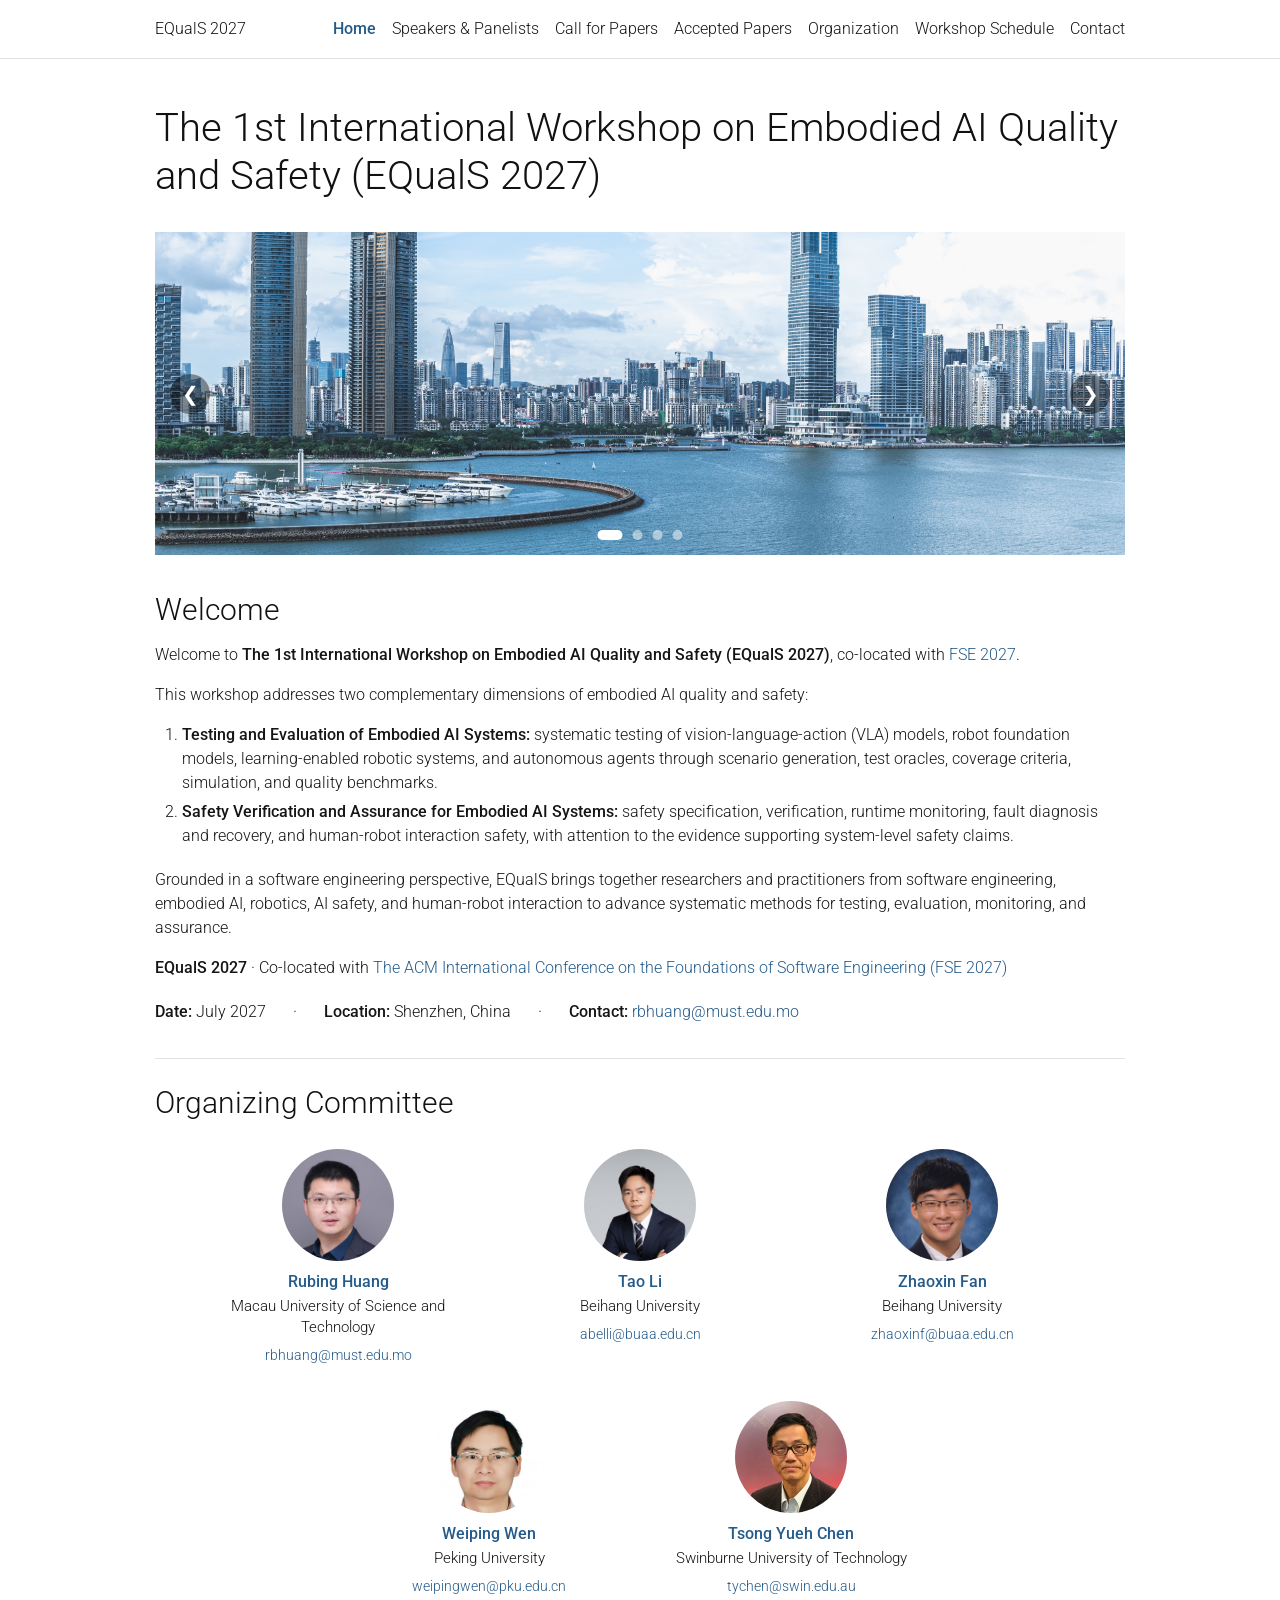
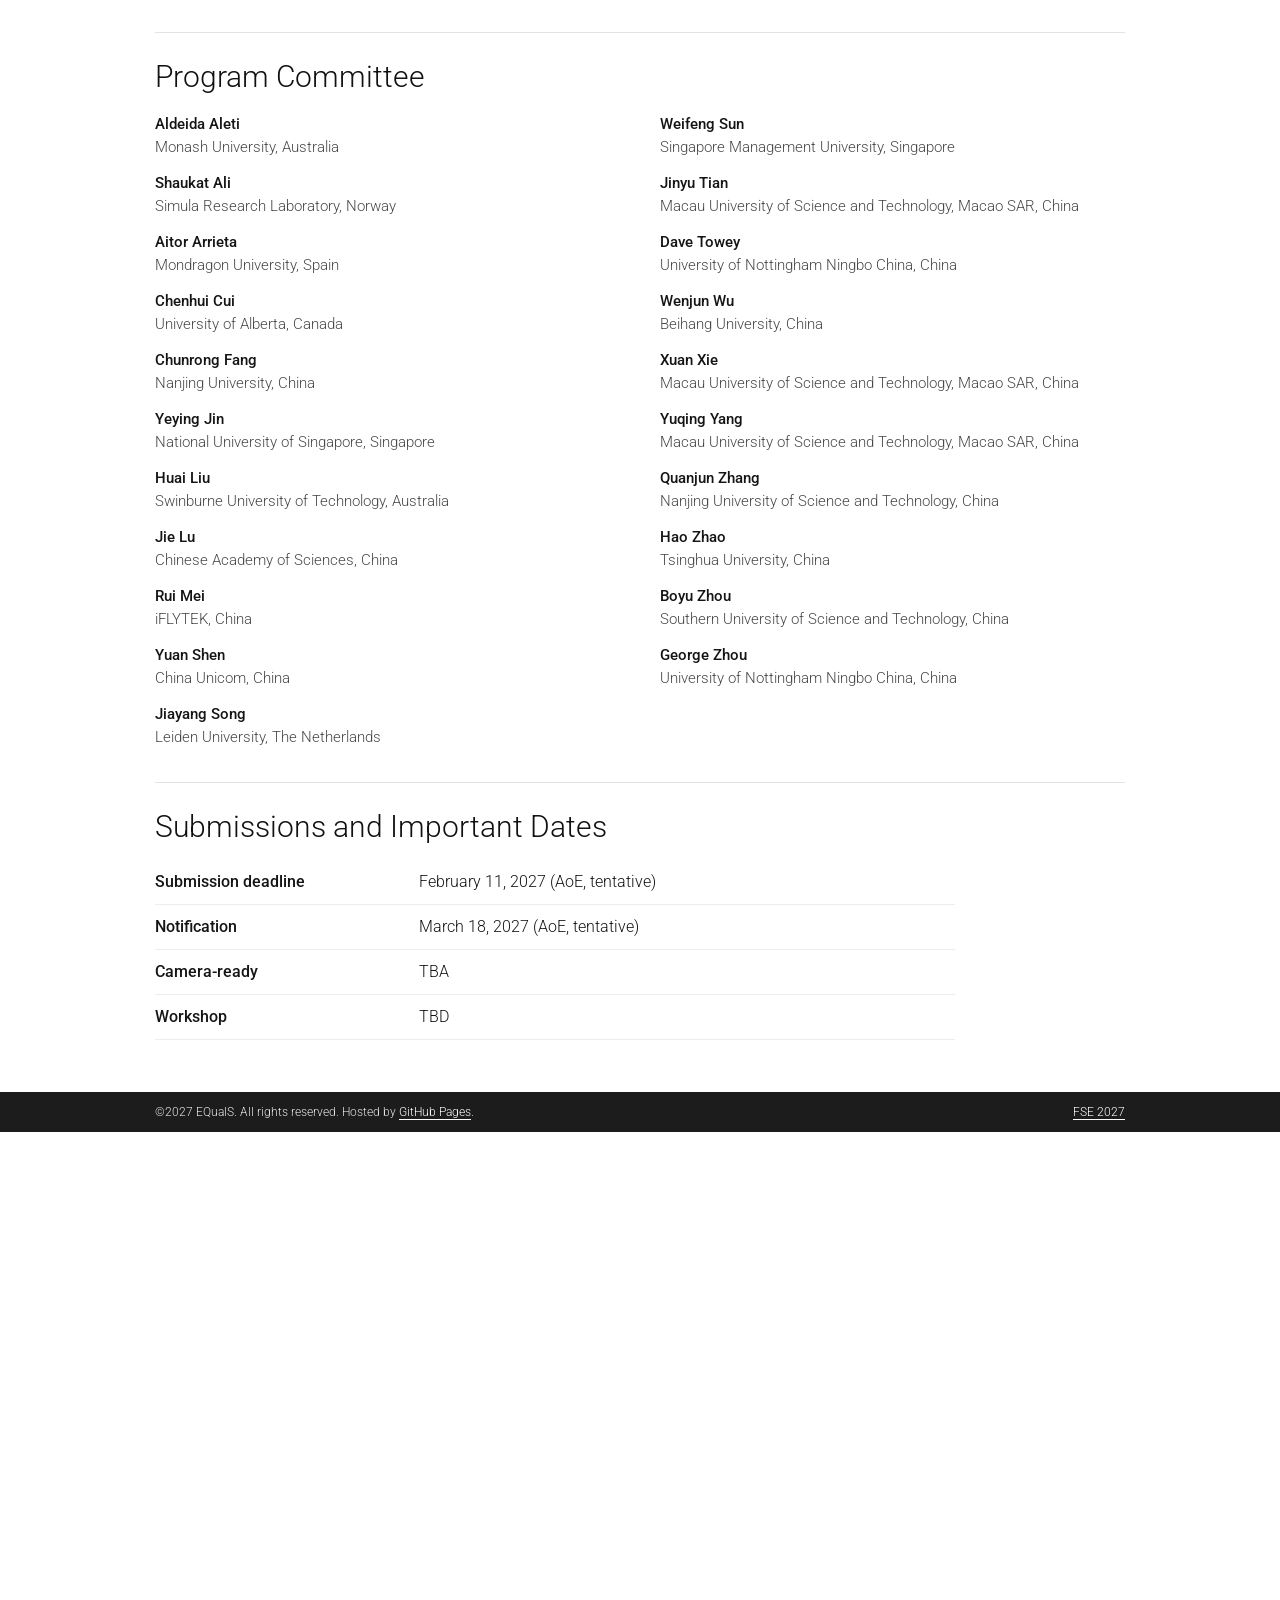
<file: index.html>
<!DOCTYPE html>
<html lang="en">
<head>
  <meta charset="UTF-8">
  <meta name="viewport" content="width=device-width, initial-scale=1">
  <title>EQualS 2027</title>
  <meta http-equiv="refresh" content="0; url=./2027/">
</head>
<body>
  <a href="./2027/">EQualS 2027</a>
</body>
</html>
</file>
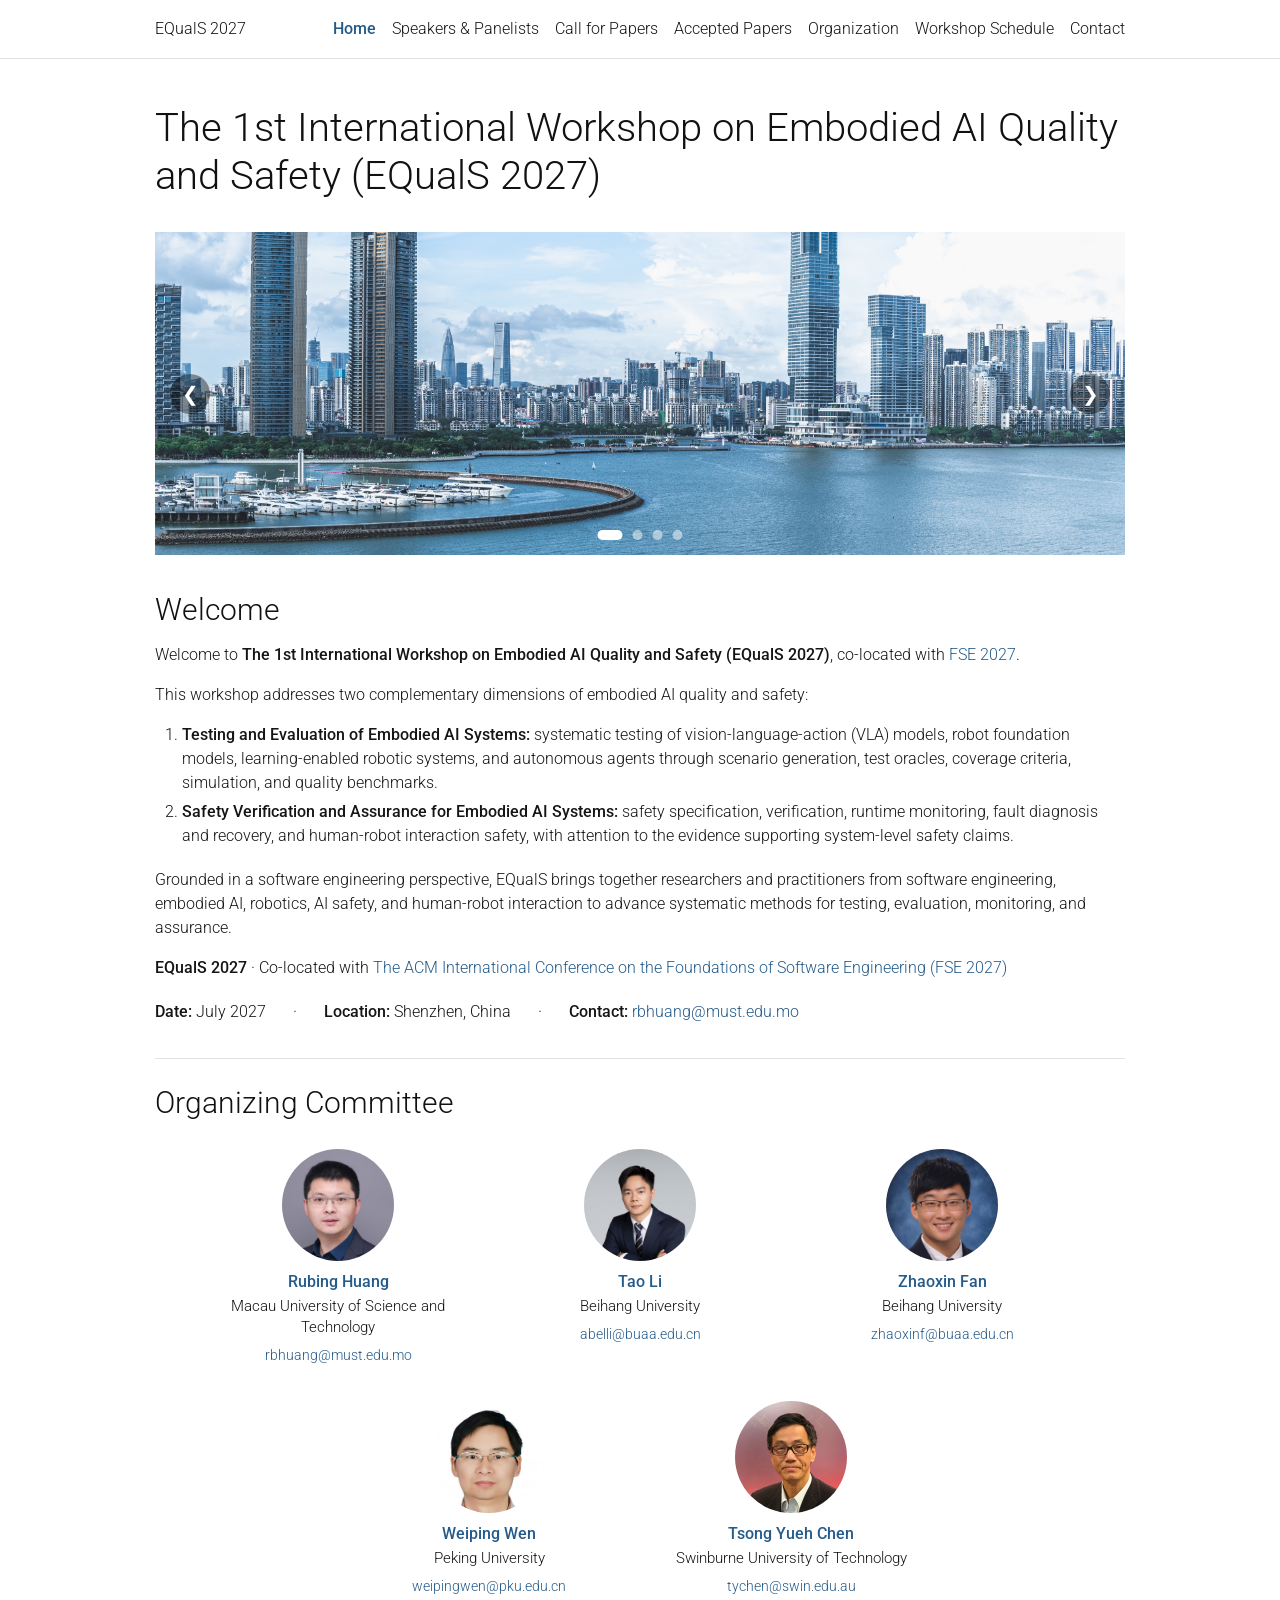
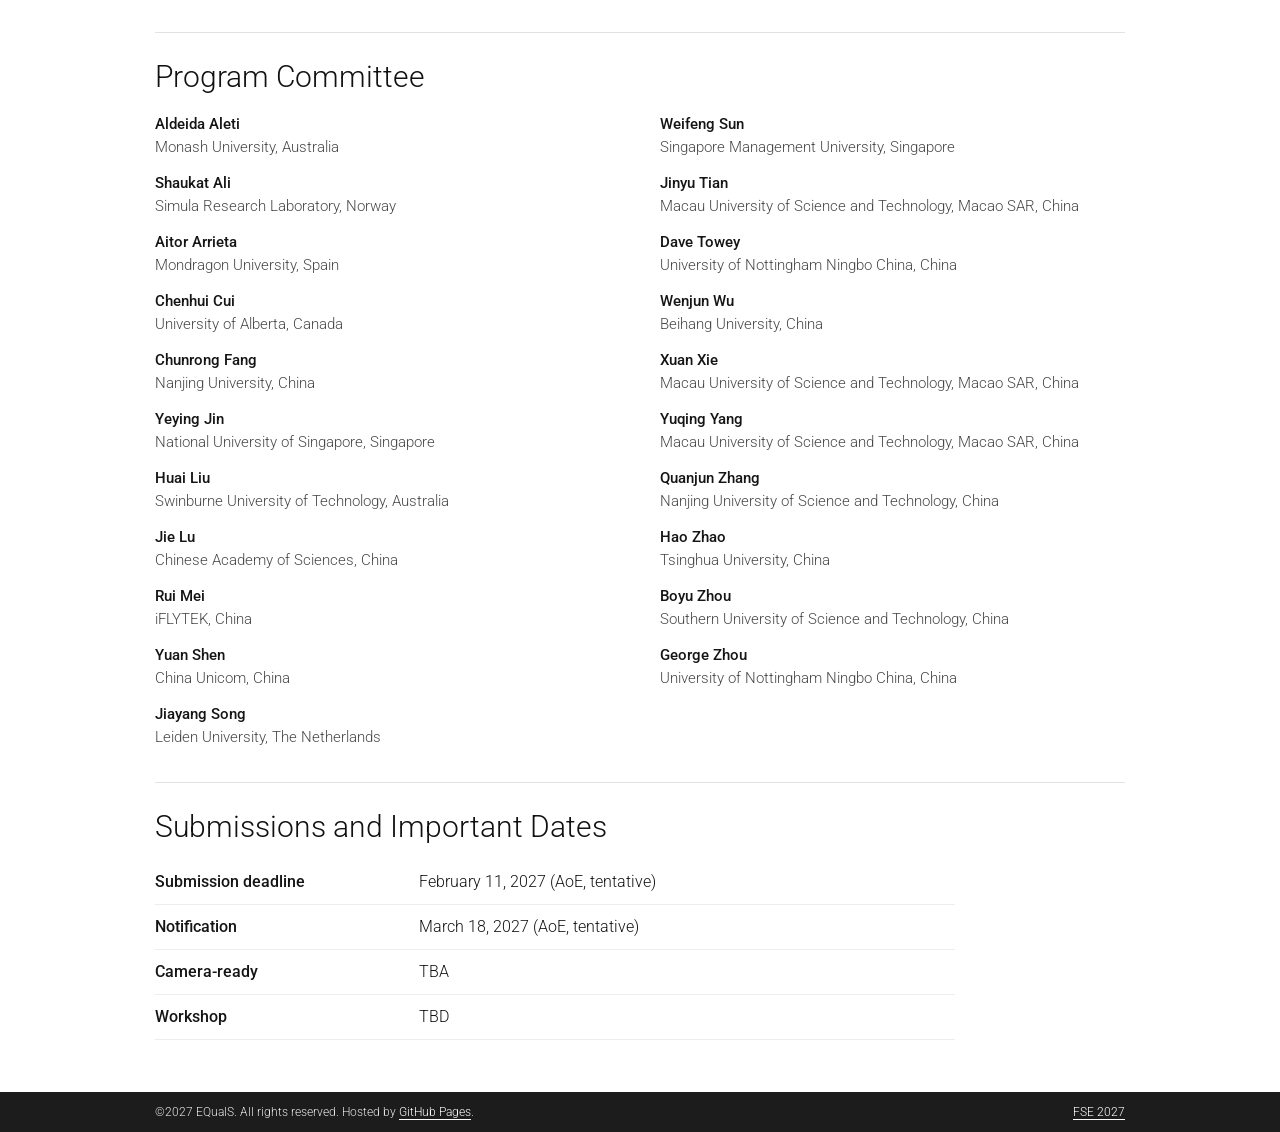
<file: 2027/index.html>
<!doctype html>
<html lang="en">
<head>
    <meta charset="utf-8">
    <meta name="viewport" content="width=device-width, initial-scale=1">
    <meta name="description"
          content="The 1st International Workshop on Embodied AI Quality and Safety (EQualS 2027), co-located with FSE 2027 in Shenzhen, China.">
    <title>EQualS 2027 | Embodied AI Quality and Safety</title>
    <link rel="preload" href="assets/fonts/roboto-latin.woff2" as="font" type="font/woff2" crossorigin>
    <link rel="stylesheet" href="assets/css/site.css?v=1">
</head>
<body>
<a class="skip-link" href="#main">Skip to content</a>
<header class="navbar">
    <div class="container navbar-inner">
        <a class="brand" href="index.html">EQualS 2027</a>
        <nav class="nav-links" aria-label="Main navigation">
            <a href="index.html" aria-current="page">Home</a>
            <a href="speakers/index.html">Speakers &amp; Panelists</a>
            <a href="call-for-papers/index.html">Call for Papers</a>
            <a href="accepted/index.html">Accepted Papers</a>
            <a href="organization/index.html">Organization</a>
            <a href="schedule/index.html">Workshop Schedule</a>
            <a href="contact/index.html">Contact</a>
        </nav>
        <details class="mobile-menu">
            <summary>Menu</summary>
            <nav class="mobile-links" aria-label="Mobile navigation">
                <a href="index.html" aria-current="page">Home</a>
                <a href="speakers/index.html">Speakers &amp; Panelists</a>
                <a href="call-for-papers/index.html">Call for Papers</a>
                <a href="accepted/index.html">Accepted Papers</a>
                <a href="organization/index.html">Organization</a>
                <a href="schedule/index.html">Workshop Schedule</a>
                <a href="contact/index.html">Contact</a>
            </nav>
        </details>
    </div>
</header>
<main class="container" id="main" tabindex="-1">
    <h1 class="home-title">
        The 1st International Workshop on Embodied AI Quality and Safety (EQualS 2027)
    </h1>
<!--    <img-->
<!--            class="city-banner"-->
<!--            src="assets/hero/equals-embodied-quality-safety.png"-->
<!--            alt="Embodied AI quality and safety: simulation testing, physical robot interaction, runtime monitoring, and engineering evidence"-->
<!--            width="2172"-->
<!--            height="724"-->
<!--            fetchpriority="high"-->
<!--    >-->
    <div class="city-carousel" id="cityCarousel">
        <div class="carousel-track">

            <img
                    class="city-banner"
                    src="assets/hero/fig1.jpg"
                    alt="Shenzhen"
                    width="2172"
                    height="724"
                    fetchpriority="high"
            >

            <img
                    class="city-banner"
                    src="assets/hero/fig2.jpg"
                    alt="Shenzhen"
                    width="2172"
                    height="724"
            >

            <img
                    class="city-banner"
                    src="assets/hero/fig3.png"
                    alt="Physical robot interaction"
                    width="2172"
                    height="724"
            >

            <img
                    class="city-banner"
                    src="assets/hero/fig4.png"
                    alt="Runtime monitoring and engineering evidence"
                    width="2172"
                    height="724"
            >

        </div>

        <!-- 左右切换按钮 -->
        <button class="carousel-btn prev" aria-label="Previous slide">
            &#10094;
        </button>

        <button class="carousel-btn next" aria-label="Next slide">
            &#10095;
        </button>

        <!-- 底部圆点 -->
        <div class="carousel-dots">
            <button class="dot active" aria-label="Slide 1"></button>
            <button class="dot" aria-label="Slide 2"></button>
            <button class="dot" aria-label="Slide 3"></button>
            <button class="dot" aria-label="Slide 4"></button>
        </div>
    </div>

    <section class="welcome" aria-labelledby="welcome-title">
        <h2 id="welcome-title">Welcome</h2>

        <p>
            Welcome to <strong>The 1st International Workshop on Embodied AI Quality and Safety (EQualS 2027)</strong>,
            co-located with
            <a href="https://conf.researchr.org/home/fse-2027" target="_blank" rel="noopener noreferrer">FSE 2027</a>.
        </p>

        <p>
            This workshop addresses two complementary dimensions of embodied AI quality and safety:
        </p>

        <ol>
            <li>
                <strong>Testing and Evaluation of Embodied AI Systems:</strong>
                systematic testing of vision-language-action (VLA) models, robot foundation models,
                learning-enabled robotic systems, and autonomous agents through scenario generation,
                test oracles, coverage criteria, simulation, and quality benchmarks.
            </li>

            <li>
                <strong>Safety Verification and Assurance for Embodied AI Systems:</strong>
                safety specification, verification, runtime monitoring, fault diagnosis and recovery,
                and human-robot interaction safety, with attention to the evidence supporting
                system-level safety claims.
            </li>
        </ol>

        <p>
            Grounded in a software engineering perspective, EQualS brings together researchers
            and practitioners from software engineering, embodied AI, robotics, AI safety,
            and human-robot interaction to advance systematic methods for testing, evaluation,
            monitoring, and assurance.
        </p>

        <p class="event-affiliation">
            <strong>EQualS 2027</strong> &middot; Co-located with
            <a href="https://conf.researchr.org/home/fse-2027" target="_blank" rel="noopener noreferrer">
                The ACM International Conference on the Foundations of Software Engineering (FSE 2027)
            </a>
        </p>

        <p class="event-details">
            <span><strong>Date:</strong> July 2027</span>
            &middot;
            <span><strong>Location:</strong> Shenzhen, China</span>
            &middot;
            <span>
      <strong>Contact:</strong>
      <a class="email" href="mailto:rbhuang@must.edu.mo">rbhuang@must.edu.mo</a>
    </span>
        </p>
    </section>
    <section class="section divided" aria-labelledby="home-organizers">
        <h2 id="home-organizers">Organizing Committee</h2>
        <div class="person-grid">
            <article class="person-summary">
                <img class="portrait" src="assets/organizers/rubing-huang.jpg" data-portrait="rubing-huang"
                     alt="Rubing Huang" width="112" height="112" loading="lazy">
                <h3><a href="organization/index.html#rubing-huang">Rubing Huang</a></h3>
                <p class="affiliation">Macau University of Science and Technology</p>
                <a class="email" href="mailto:rbhuang@must.edu.mo">rbhuang@must.edu.mo</a>
            </article>
            <article class="person-summary">
                <img class="portrait" src="assets/organizers/tao-li.jpg" data-portrait="tao-li" alt="Tao Li" width="112"
                     height="112" loading="lazy">
                <h3><a href="organization/index.html#tao-li">Tao Li</a></h3>
                <p class="affiliation">Beihang University</p>
                <a class="email" href="mailto:abelli@buaa.edu.cn">abelli@buaa.edu.cn</a>
            </article>
            <article class="person-summary">
                <img class="portrait" src="assets/organizers/zhaoxin-fan.jpg" data-portrait="zhaoxin-fan"
                     alt="Zhaoxin Fan" width="112" height="112" loading="lazy">
                <h3><a href="organization/index.html#zhaoxin-fan">Zhaoxin Fan</a></h3>
                <p class="affiliation">Beihang University</p>
                <a class="email" href="mailto:zhaoxinf@buaa.edu.cn">zhaoxinf@buaa.edu.cn</a>
            </article>
            <article class="person-summary">
                <img class="portrait" src="assets/organizers/weiping-wen.jpg" data-portrait="weiping-wen"
                     alt="Weiping Wen" width="112" height="112" loading="lazy">
                <h3><a href="organization/index.html#weiping-wen">Weiping Wen</a></h3>
                <p class="affiliation">Peking University</p>
                <a class="email" href="mailto:weipingwen@pku.edu.cn">weipingwen@pku.edu.cn</a>
            </article>
            <article class="person-summary">
                <img class="portrait" src="assets/organizers/tsong-yueh-chen.jpg" data-portrait="tsong-yueh-chen"
                     alt="Tsong Yueh Chen" width="112" height="112" loading="lazy">
                <h3><a href="organization/index.html#tsong-yueh-chen">Tsong Yueh Chen</a></h3>
                <p class="affiliation">Swinburne University of Technology</p>
                <a class="email" href="mailto:tychen@swin.edu.au">tychen@swin.edu.au</a>
            </article>
        </div>
    </section>
    <section class="section divided" id="program-committee" aria-labelledby="pc-title">
        <h2 id="pc-title">Program Committee</h2>
        <ul class="committee">
            <li><strong>Aldeida Aleti</strong><span>Monash University, Australia</span></li>
            <li><strong>Shaukat Ali</strong><span>Simula Research Laboratory, Norway</span></li>
            <li><strong>Aitor Arrieta</strong><span>Mondragon University, Spain</span></li>
            <li><strong>Chenhui Cui</strong><span>University of Alberta, Canada</span></li>
            <li><strong>Chunrong Fang</strong><span>Nanjing University, China</span></li>
            <li><strong>Yeying Jin</strong><span>National University of Singapore, Singapore</span></li>
            <li><strong>Huai Liu</strong><span>Swinburne University of Technology, Australia</span></li>
            <li><strong>Jie Lu</strong><span>Chinese Academy of Sciences, China</span></li>
            <li><strong>Rui Mei</strong><span>iFLYTEK, China</span></li>
            <li><strong>Yuan Shen</strong><span>China Unicom, China</span></li>
            <li><strong>Jiayang Song</strong><span>Leiden University, The Netherlands</span></li>
            <li><strong>Weifeng Sun</strong><span>Singapore Management University, Singapore</span></li>
            <li><strong>Jinyu Tian</strong><span>Macau University of Science and Technology, Macao SAR, China</span>
            </li>
            <li><strong>Dave Towey</strong><span>University of Nottingham Ningbo China, China</span></li>
            <li><strong>Wenjun Wu</strong><span>Beihang University, China</span></li>
            <li><strong>Xuan Xie</strong><span>Macau University of Science and Technology, Macao SAR, China</span></li>
            <li><strong>Yuqing Yang</strong><span>Macau University of Science and Technology, Macao SAR, China</span>
            </li>
            <li><strong>Quanjun Zhang</strong><span>Nanjing University of Science and Technology, China</span></li>
            <li><strong>Hao Zhao</strong><span>Tsinghua University, China</span></li>
            <li><strong>Boyu Zhou</strong><span>Southern University of Science and Technology, China</span></li>
            <li><strong>George Zhou</strong><span>University of Nottingham Ningbo China, China</span></li>
        </ul>
    </section>
    <section class="section divided" aria-labelledby="home-submissions">
        <h2 id="home-submissions">Submissions and Important Dates</h2>
        <table class="date-table" aria-label="Tentative workshop dates">
            <tbody>
            <tr>
                <th scope="row">Submission deadline</th>
                <td>
                    <time datetime="2027-02-11">February 11, 2027</time>
                    (AoE, tentative)
                </td>
            </tr>
            <tr>
                <th scope="row">Notification</th>
                <td>
                    <time datetime="2027-03-18">March 18, 2027</time>
                    (AoE, tentative)
                </td>
            </tr>
            <tr>
                <th scope="row">Camera-ready</th>
                <td>TBA</td>
            </tr>
            <tr>
                <th scope="row">Workshop</th>
                <td>TBD</td>
            </tr>
            </tbody>
        </table>
    </section>
</main>
<footer class="site-footer">
    <div class="container footer-inner">
        <p>
            ©2027 EQualS. All rights reserved.
            Hosted by <a href="https://pages.github.com/">GitHub Pages</a>.
        </p>
        <p><a href="https://conf.researchr.org/home/fse-2027" target="_blank" rel="noopener noreferrer">FSE 2027</a></p>
    </div>
</footer>
<script>
    document.addEventListener('DOMContentLoaded', function () {

        const carousel = document.getElementById('cityCarousel');

        if (!carousel) {
            console.error('没有找到轮播图容器');
            return;
        }

        const track = carousel.querySelector('.carousel-track');
        const slides = carousel.querySelectorAll('.city-banner');
        const dots = carousel.querySelectorAll('.dot');
        const prevBtn = carousel.querySelector('.prev');
        const nextBtn = carousel.querySelector('.next');

        let currentIndex = 0;
        const totalSlides = slides.length;

        console.log('轮播图初始化成功，图片数量：', totalSlides);

        function showSlide(index) {

            currentIndex = (index + totalSlides) % totalSlides;

            track.style.transform =
                'translateX(-' + currentIndex * 100 + '%)';

            dots.forEach(function (dot, i) {
                dot.classList.toggle('active', i === currentIndex);
            });

            console.log('当前图片：', currentIndex + 1);
        }

        // 下一张
        nextBtn.addEventListener('click', function () {
            showSlide(currentIndex + 1);
        });

        // 上一张
        prevBtn.addEventListener('click', function () {
            showSlide(currentIndex - 1);
        });

        // 点击圆点
        dots.forEach(function (dot, index) {
            dot.addEventListener('click', function () {
                showSlide(index);
            });
        });

        // 每隔 3 秒自动切换
        setInterval(function () {
            showSlide(currentIndex + 1);
        }, 3000);

        // 初始化
        showSlide(0);

    });
</script>
</body>
</html>
</file>
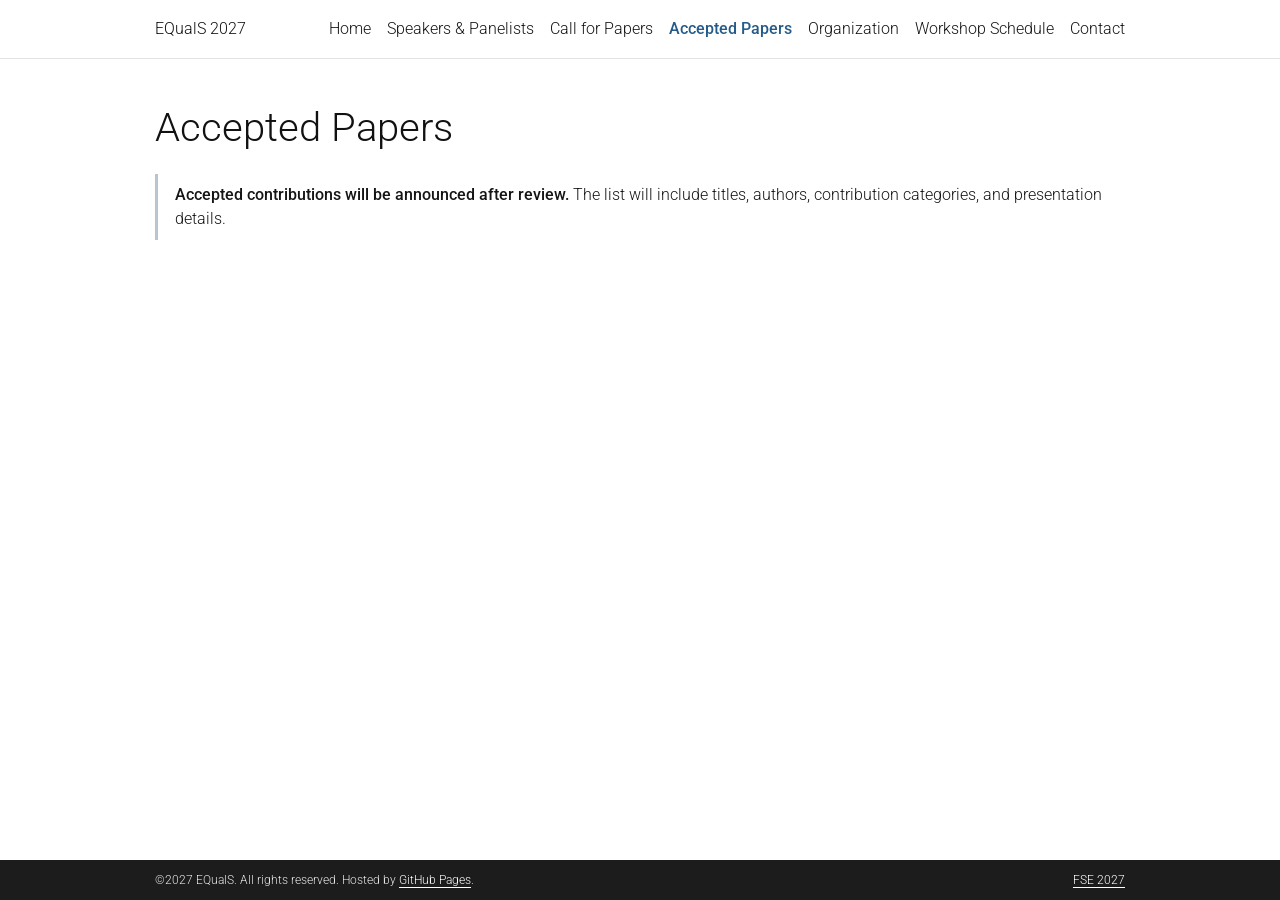
<file: 2027/accepted/index.html>
<!doctype html>
<html lang="en">
<head>
  <meta charset="utf-8">
  <meta name="viewport" content="width=device-width, initial-scale=1">
  <meta name="description" content="Accepted EQualS 2027 extended abstracts and proceedings information. The accepted contributions will be announced after review.">
  <title>EQualS 2027 | Accepted Papers</title>
  <link rel="preload" href="../assets/fonts/roboto-latin.woff2" as="font" type="font/woff2" crossorigin>
  <link rel="stylesheet" href="../assets/css/site.css">
</head>
<body>
  <a class="skip-link" href="#main">Skip to content</a>
  <header class="navbar">
    <div class="container navbar-inner">
      <a class="brand" href="../index.html">EQualS 2027</a>
      <nav class="nav-links" aria-label="Main navigation">
        <a href="../index.html">Home</a>
        <a href="../speakers/index.html">Speakers &amp; Panelists</a>
        <a href="../call-for-papers/index.html">Call for Papers</a>
        <a href="../accepted/index.html" aria-current="page">Accepted Papers</a>
        <a href="../organization/index.html">Organization</a>
        <a href="../schedule/index.html">Workshop Schedule</a>
        <a href="../contact/index.html">Contact</a>
      </nav>
      <details class="mobile-menu">
        <summary>Menu</summary>
        <nav class="mobile-links" aria-label="Mobile navigation">
        <a href="../index.html">Home</a>
        <a href="../speakers/index.html">Speakers &amp; Panelists</a>
        <a href="../call-for-papers/index.html">Call for Papers</a>
        <a href="../accepted/index.html" aria-current="page">Accepted Papers</a>
        <a href="../organization/index.html">Organization</a>
        <a href="../schedule/index.html">Workshop Schedule</a>
        <a href="../contact/index.html">Contact</a>
        </nav>
      </details>
    </div>
  </header>
  <main class="container" id="main" tabindex="-1">
<h1>Accepted Papers</h1>
    <div class="status-note"><p><strong>Accepted contributions will be announced after review.</strong> The list will include titles, authors, contribution categories, and presentation details.</p></div>
  </main>
  <footer class="site-footer">
    <div class="container footer-inner">
      <p>
        ©2027 EQualS. All rights reserved.
        Hosted by <a href="https://pages.github.com/">GitHub Pages</a>.
      </p>
      <p><a href="https://conf.researchr.org/home/fse-2027" target="_blank" rel="noopener noreferrer">FSE 2027</a> </p>
    </div>
  </footer>
</body>
</html>
</file>
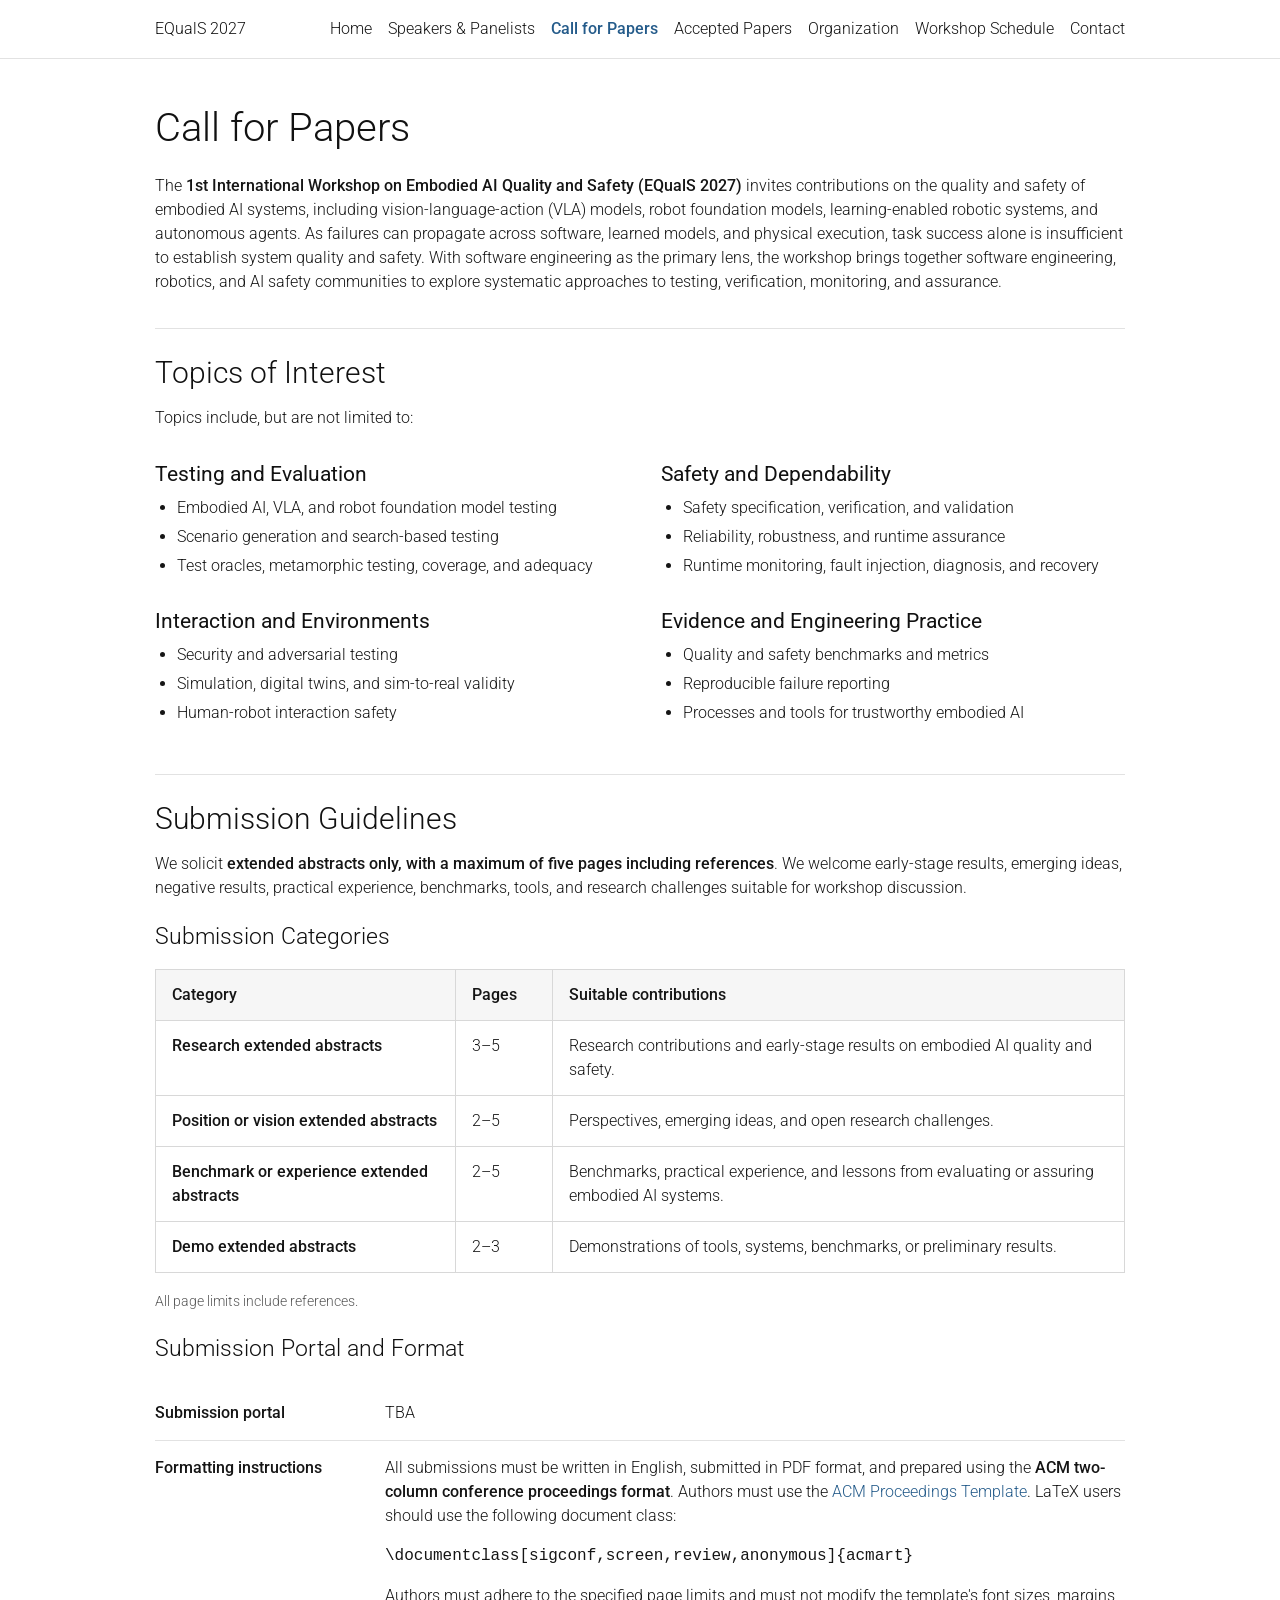
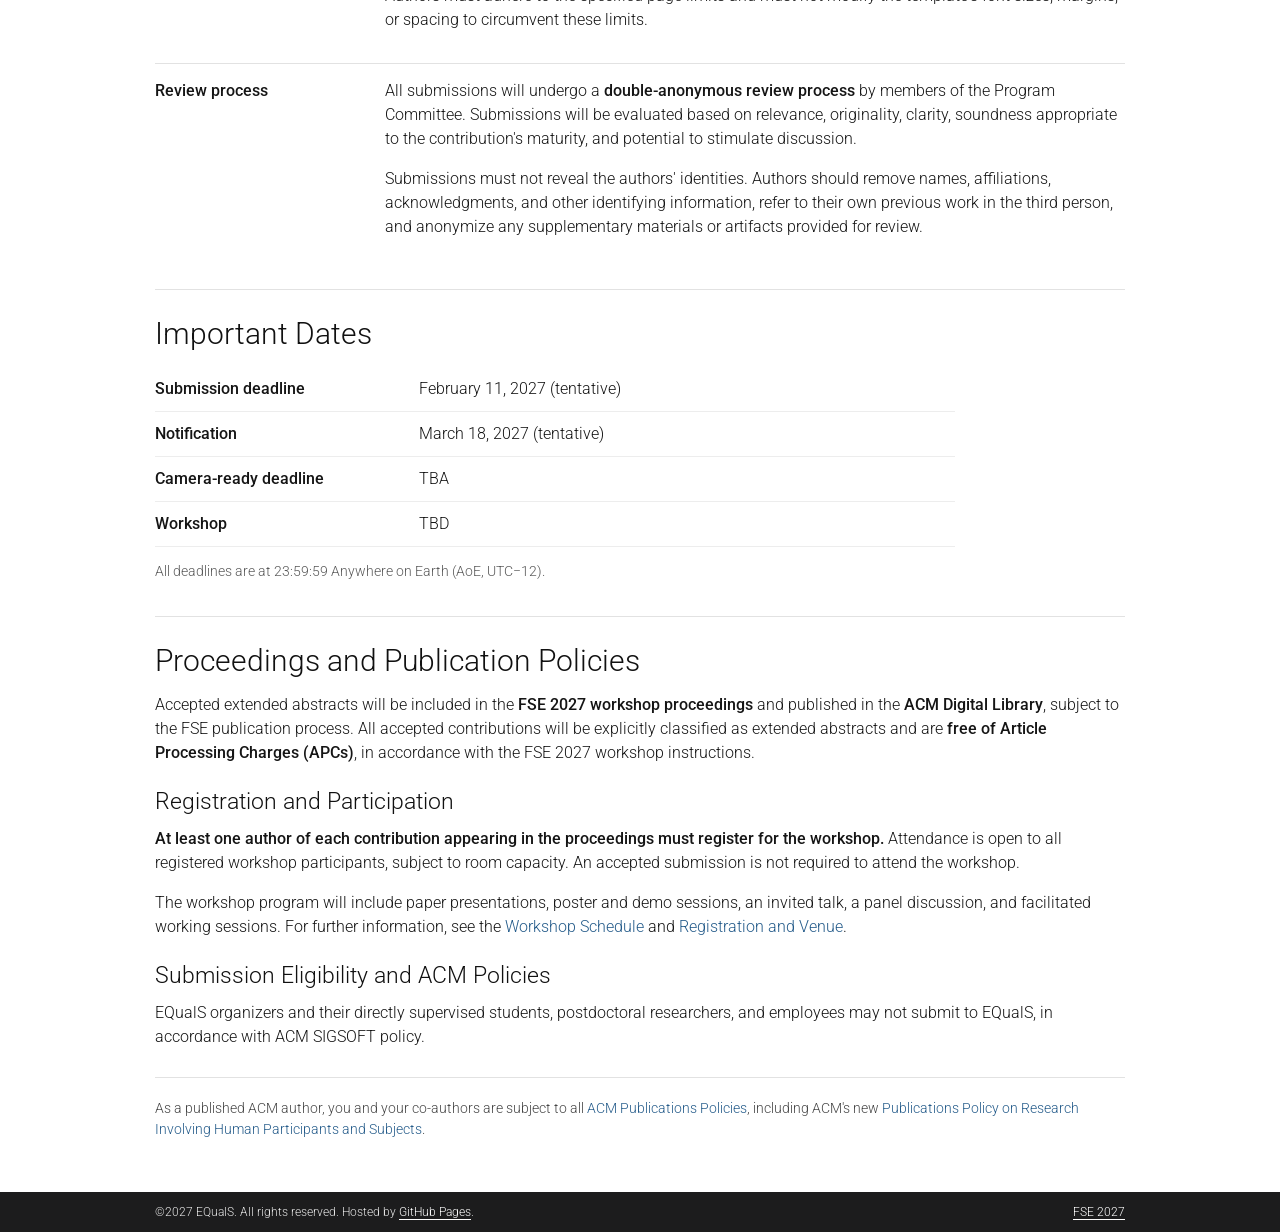
<file: 2027/call-for-papers/index.html>
<!doctype html>
<html lang="en">
<head>
    <meta charset="utf-8">
    <meta name="viewport" content="width=device-width, initial-scale=1">
    <meta name="description"
          content="Call for papers for EQualS 2027, including topics of interest,
          extended abstract categories, submission guidelines, important dates,
          and ACM publication policies.">
    <title>EQualS 2027 | Call for Papers</title>

    <link rel="preload"
          href="../assets/fonts/roboto-latin.woff2"
          as="font"
          type="font/woff2"
          crossorigin>
    <link rel="stylesheet" href="../assets/css/site.css">
</head>

<body>

<a class="skip-link" href="#main">Skip to content</a>

<header class="navbar">
    <div class="container navbar-inner">

        <a class="brand" href="../index.html">EQualS 2027</a>

        <nav class="nav-links" aria-label="Main navigation">
            <a href="../index.html">Home</a>
            <a href="../speakers/index.html">Speakers &amp; Panelists</a>
            <a href="../call-for-papers/index.html" aria-current="page">Call for Papers</a>
            <a href="../accepted/index.html">Accepted Papers</a>
            <a href="../organization/index.html">Organization</a>
            <a href="../schedule/index.html">Workshop Schedule</a>
            <a href="../contact/index.html">Contact</a>
        </nav>

        <details class="mobile-menu">
            <summary>Menu</summary>

            <nav class="mobile-links" aria-label="Mobile navigation">
                <a href="../index.html">Home</a>
                <a href="../speakers/index.html">Speakers &amp; Panelists</a>
                <a href="../call-for-papers/index.html" aria-current="page">Call for Papers</a>
                <a href="../accepted/index.html">Accepted Papers</a>
                <a href="../organization/index.html">Organization</a>
                <a href="../schedule/index.html">Workshop Schedule</a>
                <a href="../contact/index.html">Contact</a>
            </nav>
        </details>

    </div>
</header>

<main class="container" id="main" tabindex="-1">

    <h1>Call for Papers</h1>

    <p>
        The <strong>1st International Workshop on Embodied AI Quality and Safety
        (EQualS 2027)</strong> invites contributions on the quality and safety
        of embodied AI systems, including vision-language-action (VLA) models,
        robot foundation models, learning-enabled robotic systems, and autonomous
        agents. As failures can propagate across software, learned models, and
        physical execution, task success alone is insufficient to establish
        system quality and safety. With software engineering as the primary lens,
        the workshop brings together software engineering, robotics, and AI safety
        communities to explore systematic approaches to testing, verification,
        monitoring, and assurance.
    </p>

    <!-- Topics of Interest -->

    <section class="section divided" id="topics" aria-labelledby="topics-title">

        <h2 id="topics-title">Topics of Interest</h2>

        <p>Topics include, but are not limited to:</p>

        <div class="topic-columns">

            <div>
                <h3>Testing and Evaluation</h3>

                <ul>
                    <li>Embodied AI, VLA, and robot foundation model testing</li>
                    <li>Scenario generation and search-based testing</li>
                    <li>Test oracles, metamorphic testing, coverage, and adequacy</li>
                </ul>
            </div>

            <div>
                <h3>Safety and Dependability</h3>

                <ul>
                    <li>Safety specification, verification, and validation</li>
                    <li>Reliability, robustness, and runtime assurance</li>
                    <li>Runtime monitoring, fault injection, diagnosis, and recovery</li>
                </ul>
            </div>

            <div>
                <h3>Interaction and Environments</h3>

                <ul>
                    <li>Security and adversarial testing</li>
                    <li>Simulation, digital twins, and sim-to-real validity</li>
                    <li>Human-robot interaction safety</li>
                </ul>
            </div>

            <div>
                <h3>Evidence and Engineering Practice</h3>

                <ul>
                    <li>Quality and safety benchmarks and metrics</li>
                    <li>Reproducible failure reporting</li>
                    <li>Processes and tools for trustworthy embodied AI</li>
                </ul>
            </div>

        </div>

    </section>

    <!-- Submission Guidelines -->

    <section class="section divided" id="submission" aria-labelledby="submission-title">

        <h2 id="submission-title">Submission Guidelines</h2>

        <p>
            We solicit <strong>extended abstracts only, with a maximum of five pages
            including references</strong>. We welcome early-stage results, emerging
            ideas, negative results, practical experience, benchmarks, tools, and
            research challenges suitable for workshop discussion.
        </p>

        <h3>Submission Categories</h3>

        <table class="content-table submission-table">

            <thead>
            <tr>
                <th scope="col">Category</th>
                <th scope="col">Pages</th>
                <th scope="col">Suitable contributions</th>
            </tr>
            </thead>

            <tbody>

            <tr>
                <th scope="row">Research extended abstracts</th>
                <td>3–5</td>
                <td>
                    Research contributions and early-stage results on embodied AI
                    quality and safety.
                </td>
            </tr>

            <tr>
                <th scope="row">Position or vision extended abstracts</th>
                <td>2–5</td>
                <td>
                    Perspectives, emerging ideas, and open research challenges.
                </td>
            </tr>

            <tr>
                <th scope="row">Benchmark or experience extended abstracts</th>
                <td>2–5</td>
                <td>
                    Benchmarks, practical experience, and lessons from evaluating
                    or assuring embodied AI systems.
                </td>
            </tr>

            <tr>
                <th scope="row">Demo extended abstracts</th>
                <td>2–3</td>
                <td>
                    Demonstrations of tools, systems, benchmarks, or preliminary
                    results.
                </td>
            </tr>

            </tbody>

        </table>

        <p class="note">All page limits include references.</p>

        <h3 id="submission-access">Submission Portal and Format</h3>

        <dl class="author-information submission-access">

            <div>
                <dt>Submission portal</dt>
                <dd>TBA</dd>
            </div>

            <div>
                <dt>Formatting instructions</dt>

                <dd>
                    <p>
                        All submissions must be written in English, submitted in PDF
                        format, and prepared using the
                        <strong>ACM two-column conference proceedings format</strong>.
                        Authors must use the
                        <a href="https://www.acm.org/publications/proceedings-template"
                           target="_blank"
                           rel="noopener noreferrer">ACM Proceedings Template</a>.
                        LaTeX users should use the following document class:
                    </p>

                    <pre><code>\documentclass[sigconf,screen,review,anonymous]{acmart}</code></pre>

                    <p>
                        Authors must adhere to the specified page limits and must not
                        modify the template's font sizes, margins, or spacing to
                        circumvent these limits.
                    </p>
                </dd>
            </div>

            <div id="review">
                <dt>Review process</dt>

                <dd>
                    <p>
                        All submissions will undergo a
                        <strong>double-anonymous review process</strong>
                        by members of the Program Committee. Submissions will be
                        evaluated based on relevance, originality, clarity,
                        soundness appropriate to the contribution's maturity,
                        and potential to stimulate discussion.
                    </p>

                    <p>
                        Submissions must not reveal the authors' identities.
                        Authors should remove names, affiliations, acknowledgments,
                        and other identifying information, refer to their own
                        previous work in the third person, and anonymize any
                        supplementary materials or artifacts provided for review.
                    </p>
                </dd>
            </div>

        </dl>

    </section>

    <!-- Important Dates -->

    <section class="section divided" id="dates" aria-labelledby="dates-title">

        <h2 id="dates-title">Important Dates</h2>

        <table class="date-table" aria-label="Important workshop dates">

            <tbody>

            <tr>
                <th scope="row">Submission deadline</th>
                <td>
                    <time datetime="2027-02-11">February 11, 2027</time>
                    (tentative)
                </td>
            </tr>

            <tr>
                <th scope="row">Notification</th>
                <td>
                    <time datetime="2027-03-18">March 18, 2027</time>
                    (tentative)
                </td>
            </tr>

            <tr>
                <th scope="row">Camera-ready deadline</th>
                <td>TBA</td>
            </tr>

            <tr>
                <th scope="row">Workshop</th>
                <td>TBD</td>
            </tr>

            </tbody>

        </table>

        <p class="note">
            All deadlines are at 23:59:59 Anywhere on Earth (AoE, UTC−12).
        </p>

    </section>

    <!-- Proceedings and Publication Policies -->

    <section class="section divided" id="publication" aria-labelledby="publication-title">

        <h2 id="publication-title">Proceedings and Publication Policies</h2>

        <p>
            Accepted extended abstracts will be included in the
            <strong>FSE 2027 workshop proceedings</strong> and published in the
            <strong>ACM Digital Library</strong>, subject to the FSE publication process.
            All accepted contributions will be explicitly classified as extended
            abstracts and are <strong>free of Article Processing Charges (APCs)</strong>,
            in accordance with the FSE 2027 workshop instructions.
        </p>

        <h3>Registration and Participation</h3>

        <p>
            <strong>At least one author of each contribution appearing in the
                proceedings must register for the workshop.</strong>
            Attendance is open to all registered workshop participants, subject
            to room capacity. An accepted submission is not required to attend
            the workshop.
        </p>

        <p>
            The workshop program will include paper presentations, poster and
            demo sessions, an invited talk, a panel discussion, and facilitated
            working sessions. For further information, see the
            <a href="../schedule/index.html">Workshop Schedule</a> and
            <a href="../schedule/index.html#registration">Registration and Venue</a>.
        </p>

        <h3>Submission Eligibility and ACM Policies</h3>

        <p>
            EQualS organizers and their directly supervised students, postdoctoral
            researchers, and employees may not submit to EQualS, in accordance
            with ACM SIGSOFT policy.
        </p>

        <p class="policy-note">
            As a published ACM author, you and your co-authors are subject to all
            <a href="https://www.acm.org/publications/policies"
               target="_blank"
               rel="noopener noreferrer">ACM Publications Policies</a>,
            including ACM's new
            <a href="https://www.acm.org/publications/policies/research-involving-human-participants-and-subjects"
               target="_blank"
               rel="noopener noreferrer">Publications Policy on Research Involving Human Participants and Subjects</a>.
        </p>

    </section>
</main>

<footer class="site-footer">
    <div class="container footer-inner">
        <p>
            ©2027 EQualS. All rights reserved.
            Hosted by <a href="https://pages.github.com/">GitHub Pages</a>.
        </p>
        <p>
            <a href="https://conf.researchr.org/home/fse-2027"
               target="_blank"
               rel="noopener noreferrer">FSE 2027</a>
        </p>
    </div>
</footer>
</body>
</html>
</file>
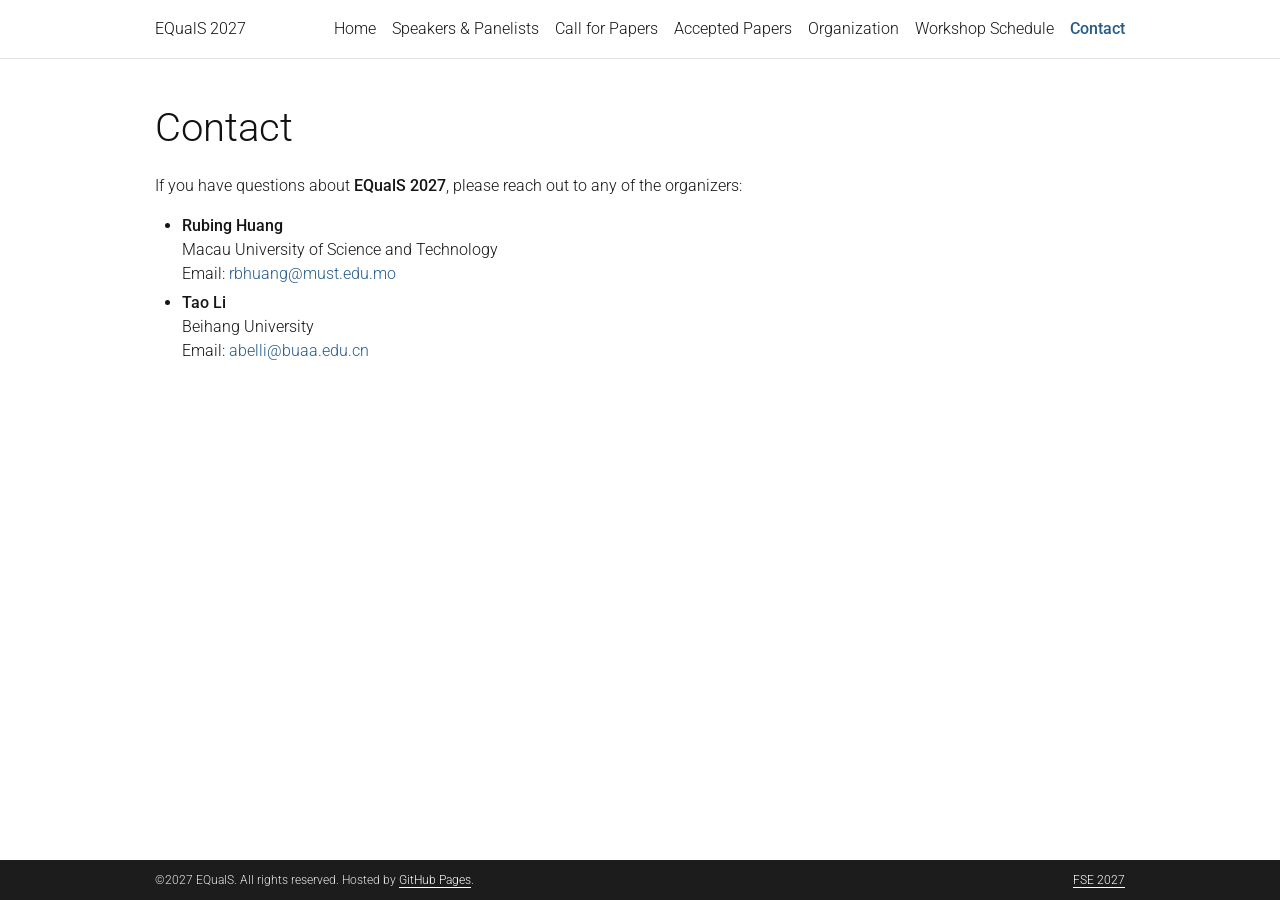
<file: 2027/contact/index.html>
<!doctype html>
<html lang="en">
<head>
  <meta charset="utf-8">
  <meta name="viewport" content="width=device-width, initial-scale=1">
  <meta name="description" content="Contact EQualS 2027 organizers for submissions, program logistics, publicity, and general workshop inquiries.">
  <title>EQualS 2027 | Contact</title>
  <link rel="preload" href="../assets/fonts/roboto-latin.woff2" as="font" type="font/woff2" crossorigin>
  <link rel="stylesheet" href="../assets/css/site.css">
</head>
<body>
<a class="skip-link" href="#main">Skip to content</a>
<header class="navbar">
  <div class="container navbar-inner">
    <a class="brand" href="../index.html">EQualS 2027</a>
    <nav class="nav-links" aria-label="Main navigation">
      <a href="../index.html">Home</a>
      <a href="../speakers/index.html">Speakers &amp; Panelists</a>
      <a href="../call-for-papers/index.html">Call for Papers</a>
      <a href="../accepted/index.html">Accepted Papers</a>
      <a href="../organization/index.html">Organization</a>
      <a href="../schedule/index.html">Workshop Schedule</a>
      <a href="../contact/index.html" aria-current="page">Contact</a>
    </nav>
    <details class="mobile-menu">
      <summary>Menu</summary>
      <nav class="mobile-links" aria-label="Mobile navigation">
        <a href="../index.html">Home</a>
        <a href="../speakers/index.html">Speakers &amp; Panelists</a>
        <a href="../call-for-papers/index.html">Call for Papers</a>
        <a href="../accepted/index.html">Accepted Papers</a>
        <a href="../organization/index.html">Organization</a>
        <a href="../schedule/index.html">Workshop Schedule</a>
        <a href="../contact/index.html" aria-current="page">Contact</a>
      </nav>
    </details>
  </div>
</header>
<main class="container" id="main" tabindex="-1">
  <h1>Contact</h1>

  <p>
    If you have questions about <strong>EQualS 2027</strong>,
    please reach out to any of the organizers:
  </p>

  <ul class="organizer-contacts">
    <li>
      <div><strong>Rubing Huang</strong></div>
      <div>Macau University of Science and Technology</div>
      <div>
        Email: <a class="email" href="mailto:rbhuang@must.edu.mo">rbhuang@must.edu.mo</a>
      </div>
    </li>

    <li>
      <div><strong>Tao Li</strong></div>
      <div>Beihang University</div>
      <div>
        Email: <a class="email" href="mailto:abelli@buaa.edu.cn">abelli@buaa.edu.cn</a>
      </div>
    </li>
  </ul>
</main>
<footer class="site-footer">
  <div class="container footer-inner">
    <p>
      ©2027 EQualS. All rights reserved.
      Hosted by <a href="https://pages.github.com/">GitHub Pages</a>.
    </p>
    <p><a href="https://conf.researchr.org/home/fse-2027" target="_blank" rel="noopener noreferrer">FSE 2027</a> </p>
  </div>
</footer>
</body>
</html>
</file>
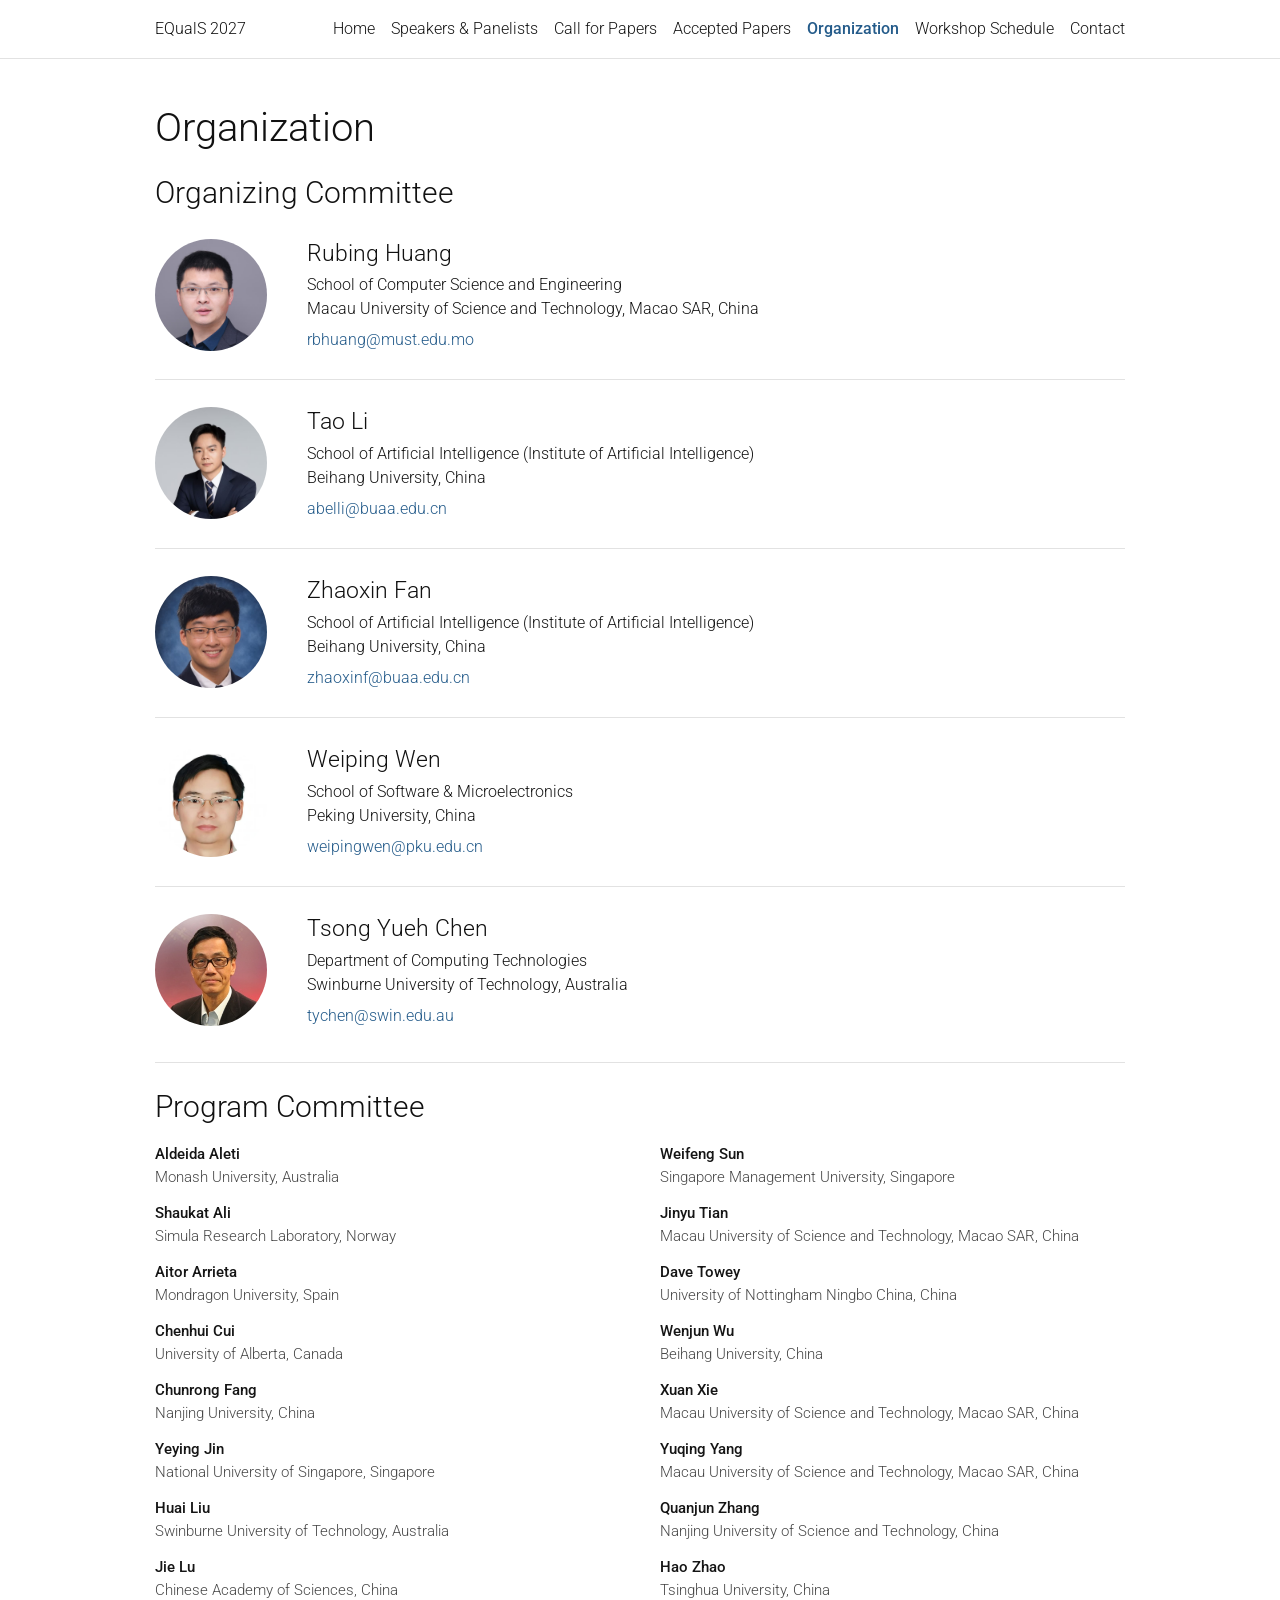
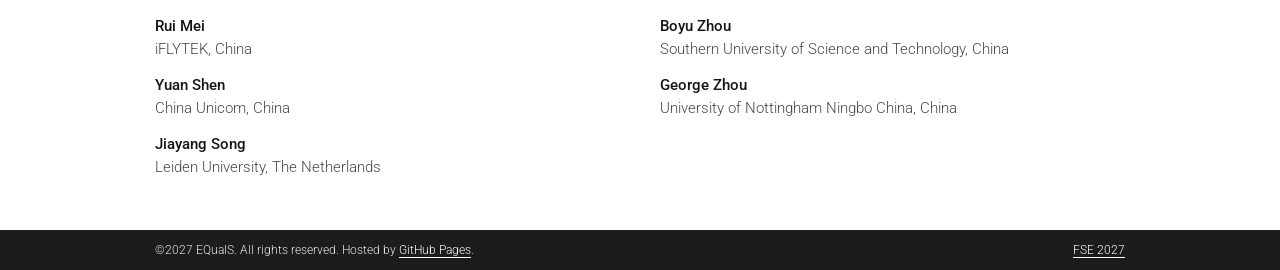
<file: 2027/organization/index.html>
<!doctype html>
<html lang="en">
<head>
  <meta charset="utf-8">
  <meta name="viewport" content="width=device-width, initial-scale=1">
  <meta name="description" content="Meet the five EQualS 2027 organizers and the 18 confirmed Program Committee members.">
  <title>EQualS 2027 | Organization</title>
  <link rel="preload" href="../assets/fonts/roboto-latin.woff2" as="font" type="font/woff2" crossorigin>
  <link rel="stylesheet" href="../assets/css/site.css">
</head>
<body>
  <a class="skip-link" href="#main">Skip to content</a>
  <header class="navbar">
    <div class="container navbar-inner">
      <a class="brand" href="../index.html">EQualS 2027</a>
      <nav class="nav-links" aria-label="Main navigation">
        <a href="../index.html">Home</a>
        <a href="../speakers/index.html">Speakers &amp; Panelists</a>
        <a href="../call-for-papers/index.html">Call for Papers</a>
        <a href="../accepted/index.html">Accepted Papers</a>
        <a href="../organization/index.html" aria-current="page">Organization</a>
        <a href="../schedule/index.html">Workshop Schedule</a>
        <a href="../contact/index.html">Contact</a>
      </nav>
      <details class="mobile-menu">
        <summary>Menu</summary>
        <nav class="mobile-links" aria-label="Mobile navigation">
        <a href="../index.html">Home</a>
        <a href="../speakers/index.html">Speakers &amp; Panelists</a>
        <a href="../call-for-papers/index.html">Call for Papers</a>
        <a href="../accepted/index.html">Accepted Papers</a>
        <a href="../organization/index.html" aria-current="page">Organization</a>
        <a href="../schedule/index.html">Workshop Schedule</a>
        <a href="../contact/index.html">Contact</a>
        </nav>
      </details>
    </div>
  </header>
  <main class="container" id="main" tabindex="-1">
    <h1>Organization</h1>
    <section id="organizing-committee" aria-labelledby="organizing-title">
      <h2 id="organizing-title">Organizing Committee</h2>
      <article class="profile" id="rubing-huang" aria-labelledby="rubing-huang-name">
        <img class="portrait" src="../assets/organizers/rubing-huang.jpg" data-portrait="rubing-huang" alt="Rubing Huang" width="112" height="112" loading="lazy">
        <div>
          <h3 id="rubing-huang-name">Rubing Huang</h3>
          <p class="affiliation">School of Computer Science and Engineering<br>Macau University of Science and Technology, Macao SAR, China</p>
          <a class="email" href="mailto:rbhuang@must.edu.mo">rbhuang@must.edu.mo</a>
        </div>
      </article>
      <article class="profile" id="tao-li" aria-labelledby="tao-li-name">
        <img class="portrait" src="../assets/organizers/tao-li.jpg" data-portrait="tao-li" alt="Tao Li" width="112" height="112" loading="lazy">
        <div>
          <h3 id="tao-li-name">Tao Li</h3>
          <p class="affiliation">School of Artificial Intelligence (Institute of Artificial Intelligence)<br>Beihang University, China</p>
          <a class="email" href="mailto:abelli@buaa.edu.cn">abelli@buaa.edu.cn</a>
        </div>
      </article>
      <article class="profile" id="zhaoxin-fan" aria-labelledby="zhaoxin-fan-name">
        <img class="portrait" src="../assets/organizers/zhaoxin-fan.jpg" data-portrait="zhaoxin-fan" alt="Zhaoxin Fan" width="112" height="112" loading="lazy">
        <div>
          <h3 id="zhaoxin-fan-name">Zhaoxin Fan</h3>
          <p class="affiliation">School of Artificial Intelligence (Institute of Artificial Intelligence)<br>Beihang University, China</p>
          <a class="email" href="mailto:zhaoxinf@buaa.edu.cn">zhaoxinf@buaa.edu.cn</a>
        </div>
      </article>
      <article class="profile" id="weiping-wen" aria-labelledby="weiping-wen-name">
        <img class="portrait" src="../assets/organizers/weiping-wen.jpg" data-portrait="weiping-wen" alt="Weiping Wen" width="112" height="112" loading="lazy">
        <div>
          <h3 id="weiping-wen-name">Weiping Wen</h3>
          <p class="affiliation">School of Software &amp; Microelectronics<br>Peking University, China</p>
          <a class="email" href="mailto:weipingwen@pku.edu.cn">weipingwen@pku.edu.cn</a>
        </div>
      </article>
      <article class="profile" id="tsong-yueh-chen" aria-labelledby="tsong-yueh-chen-name">
        <img class="portrait" src="../assets/organizers/tsong-yueh-chen.jpg" data-portrait="tsong-yueh-chen" alt="Tsong Yueh Chen" width="112" height="112" loading="lazy">
        <div>
          <h3 id="tsong-yueh-chen-name">Tsong Yueh Chen</h3>
          <p class="affiliation">Department of Computing Technologies<br>Swinburne University of Technology, Australia</p>
          <a class="email" href="mailto:tychen@swin.edu.au">tychen@swin.edu.au</a>
        </div>
      </article>
    </section>
    <section class="section divided" id="program-committee" aria-labelledby="pc-title">
      <h2 id="pc-title">Program Committee</h2>
      <ul class="committee">
        <li><strong>Aldeida Aleti</strong><span>Monash University, Australia</span></li>
        <li><strong>Shaukat Ali</strong><span>Simula Research Laboratory, Norway</span></li>
        <li><strong>Aitor Arrieta</strong><span>Mondragon University, Spain</span></li>
        <li><strong>Chenhui Cui</strong><span>University of Alberta, Canada</span></li>
        <li><strong>Chunrong Fang</strong><span>Nanjing University, China</span></li>
        <li><strong>Yeying Jin</strong><span>National University of Singapore, Singapore</span></li>
        <li><strong>Huai Liu</strong><span>Swinburne University of Technology, Australia</span></li>
        <li><strong>Jie Lu</strong><span>Chinese Academy of Sciences, China</span></li>
        <li><strong>Rui Mei</strong><span>iFLYTEK, China</span></li>
        <li><strong>Yuan Shen</strong><span>China Unicom, China</span></li>
        <li><strong>Jiayang Song</strong><span>Leiden University, The Netherlands</span></li>
        <li><strong>Weifeng Sun</strong><span>Singapore Management University, Singapore</span></li>
        <li><strong>Jinyu Tian</strong><span>Macau University of Science and Technology, Macao SAR, China</span></li>
        <li><strong>Dave Towey</strong><span>University of Nottingham Ningbo China, China</span></li>
        <li><strong>Wenjun Wu</strong><span>Beihang University, China</span></li>
        <li><strong>Xuan Xie</strong><span>Macau University of Science and Technology, Macao SAR, China</span></li>
        <li><strong>Yuqing Yang</strong><span>Macau University of Science and Technology, Macao SAR, China</span></li>
        <li><strong>Quanjun Zhang</strong><span>Nanjing University of Science and Technology, China</span></li>
        <li><strong>Hao Zhao</strong><span>Tsinghua University, China</span></li>
        <li><strong>Boyu Zhou</strong><span>Southern University of Science and Technology, China</span></li>
        <li><strong>George Zhou</strong><span>University of Nottingham Ningbo China, China</span></li>
      </ul>
    </section>
  </main>
  <footer class="site-footer">
    <div class="container footer-inner">
      <p>
        ©2027 EQualS. All rights reserved.
        Hosted by <a href="https://pages.github.com/">GitHub Pages</a>.
      </p>
      <p><a href="https://conf.researchr.org/home/fse-2027" target="_blank" rel="noopener noreferrer">FSE 2027</a> </p>
    </div>
  </footer>
</body>
</html>
</file>
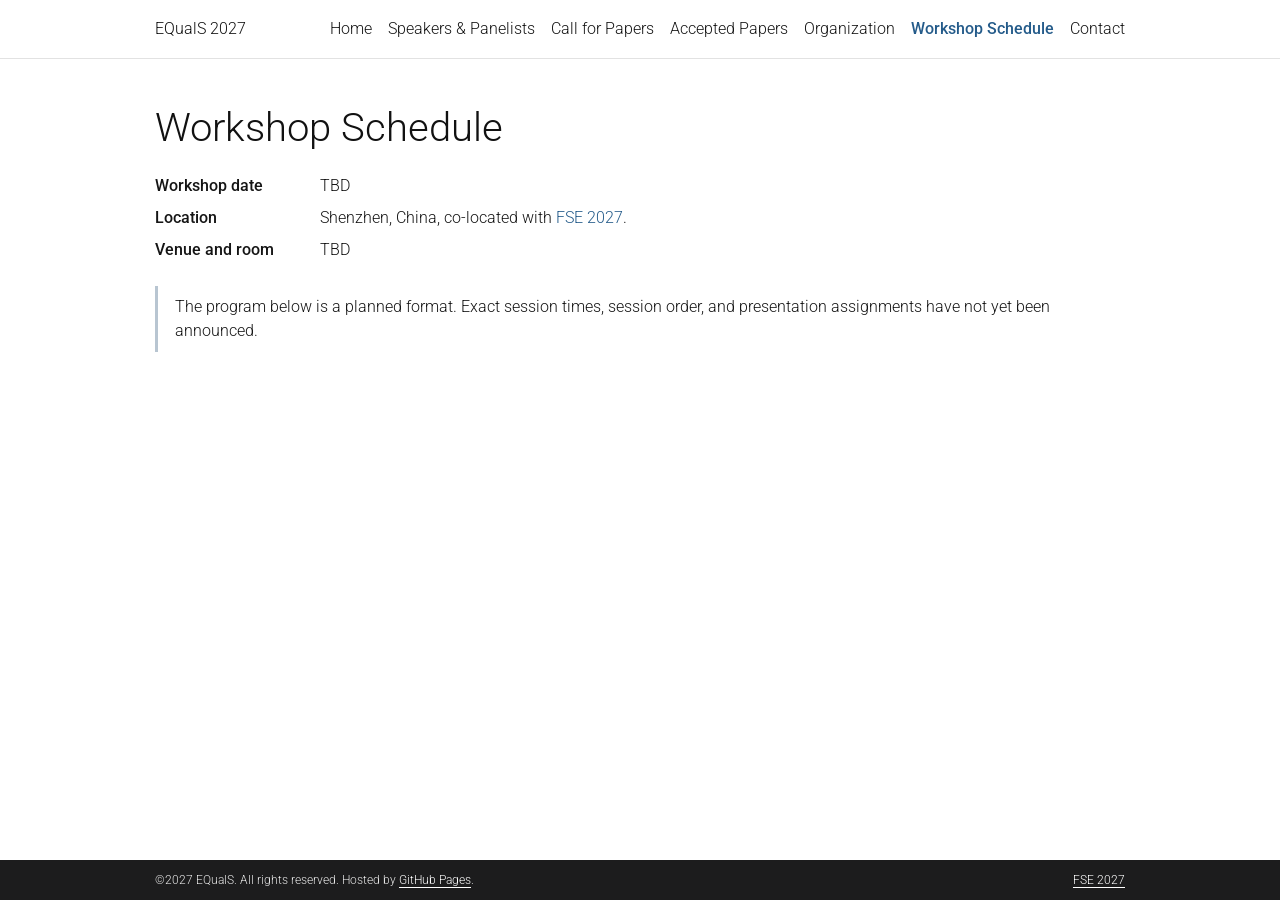
<file: 2027/schedule/index.html>
<!doctype html>
<html lang="en">
<head>
  <meta charset="utf-8">
  <meta name="viewport" content="width=device-width, initial-scale=1">
  <meta name="description" content="Planned EQualS 2027 workshop format, preparation for accepted authors, registration, and venue information.">
  <title>EQualS 2027 | Workshop Schedule</title>
  <link rel="preload" href="../assets/fonts/roboto-latin.woff2" as="font" type="font/woff2" crossorigin>
  <link rel="stylesheet" href="../assets/css/site.css">
</head>
<body>
  <a class="skip-link" href="#main">Skip to content</a>
  <header class="navbar">
    <div class="container navbar-inner">
      <a class="brand" href="../index.html">EQualS 2027</a>
      <nav class="nav-links" aria-label="Main navigation">
        <a href="../index.html">Home</a>
        <a href="../speakers/index.html">Speakers &amp; Panelists</a>
        <a href="../call-for-papers/index.html">Call for Papers</a>
        <a href="../accepted/index.html">Accepted Papers</a>
        <a href="../organization/index.html">Organization</a>
        <a href="../schedule/index.html" aria-current="page">Workshop Schedule</a>
        <a href="../contact/index.html">Contact</a>
      </nav>
      <details class="mobile-menu">
        <summary>Menu</summary>
        <nav class="mobile-links" aria-label="Mobile navigation">
        <a href="../index.html">Home</a>
        <a href="../speakers/index.html">Speakers &amp; Panelists</a>
        <a href="../call-for-papers/index.html">Call for Papers</a>
        <a href="../accepted/index.html">Accepted Papers</a>
        <a href="../organization/index.html">Organization</a>
        <a href="../schedule/index.html" aria-current="page">Workshop Schedule</a>
        <a href="../contact/index.html">Contact</a>
        </nav>
      </details>
    </div>
  </header>
  <main class="container" id="main" tabindex="-1">
  <h1>Workshop Schedule</h1>
    <dl class="event-information">
      <div><dt>Workshop date</dt><dd>TBD</dd></div>
      <div><dt>Location</dt><dd>Shenzhen, China, co-located with <a href="https://conf.researchr.org/home/fse-2027" target="_blank" rel="noopener noreferrer">FSE 2027</a>.</dd></div>
      <div><dt>Venue and room</dt><dd>TBD</dd></div>
    </dl>
    <div class="status-note"><p>The program below is a planned format. Exact session times, session order, and presentation assignments have not yet been announced.</p></div>
  </main>
  <footer class="site-footer">
    <div class="container footer-inner">
      <p>
        ©2027 EQualS. All rights reserved.
        Hosted by <a href="https://pages.github.com/">GitHub Pages</a>.
      </p>
      <p><a href="https://conf.researchr.org/home/fse-2027" target="_blank" rel="noopener noreferrer">FSE 2027</a> </p>
    </div>
  </footer>
</body>
</html>
</file>
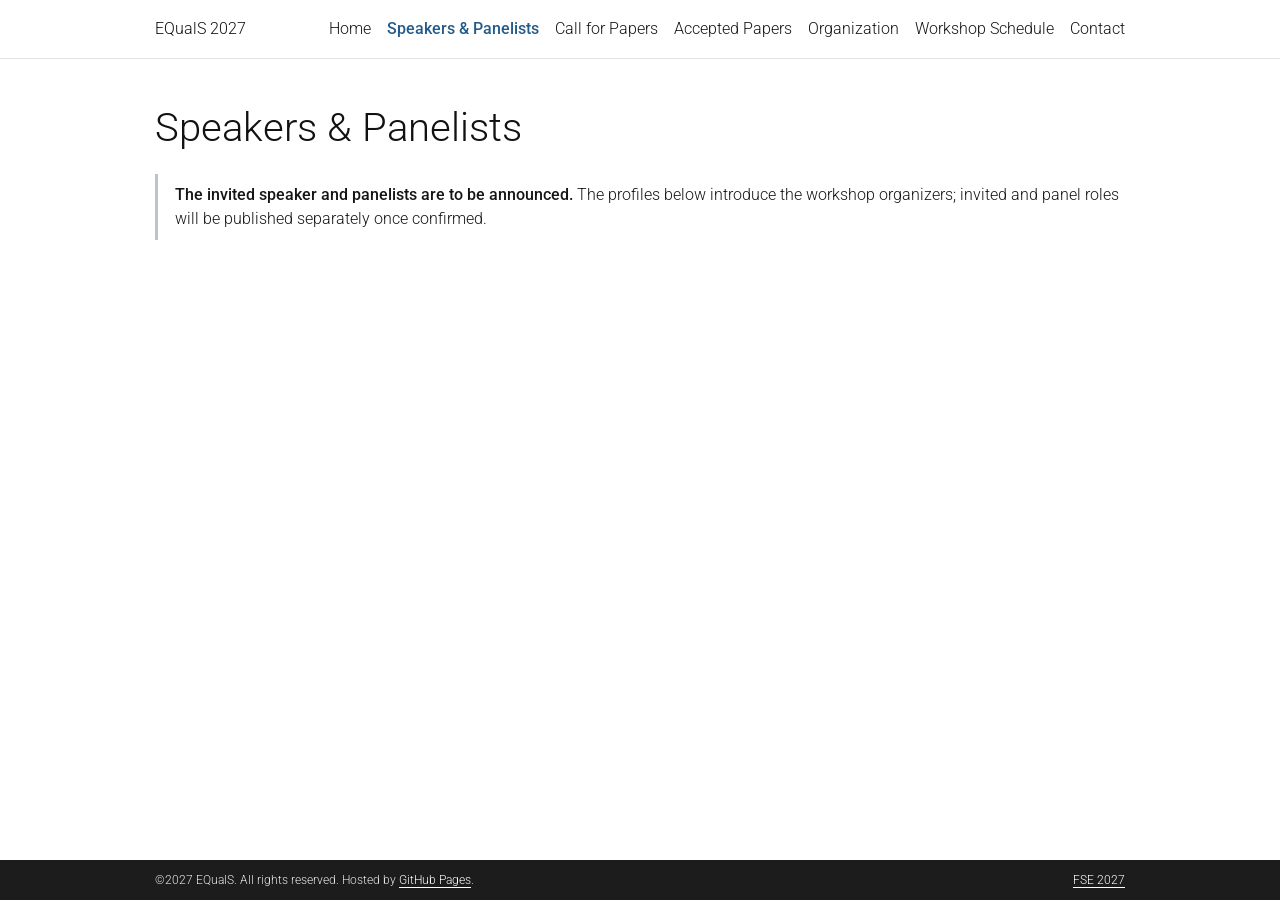
<file: 2027/speakers/index.html>
<!doctype html>
<html lang="en">
<head>
  <meta charset="utf-8">
  <meta name="viewport" content="width=device-width, initial-scale=1">
  <meta name="description" content="The planned EQualS 2027 invited talk and panel, research discussion themes, and illustrated profiles of the workshop organizers. Speaker announcements are forthcoming.">
  <title>EQualS 2027 | Speakers &amp; Panelists</title>
  <link rel="preload" href="../assets/fonts/roboto-latin.woff2" as="font" type="font/woff2" crossorigin>
  <link rel="stylesheet" href="../assets/css/site.css">
</head>
<body>
  <a class="skip-link" href="#main">Skip to content</a>
  <header class="navbar">
    <div class="container navbar-inner">
      <a class="brand" href="../index.html">EQualS 2027</a>
      <nav class="nav-links" aria-label="Main navigation">
        <a href="../index.html">Home</a>
        <a href="../speakers/index.html" aria-current="page">Speakers &amp; Panelists</a>
        <a href="../call-for-papers/index.html">Call for Papers</a>
        <a href="../accepted/index.html">Accepted Papers</a>
        <a href="../organization/index.html">Organization</a>
        <a href="../schedule/index.html">Workshop Schedule</a>
        <a href="../contact/index.html">Contact</a>
      </nav>
      <details class="mobile-menu">
        <summary>Menu</summary>
        <nav class="mobile-links" aria-label="Mobile navigation">
        <a href="../index.html">Home</a>
        <a href="../speakers/index.html" aria-current="page">Speakers &amp; Panelists</a>
        <a href="../call-for-papers/index.html">Call for Papers</a>
        <a href="../accepted/index.html">Accepted Papers</a>
        <a href="../organization/index.html">Organization</a>
        <a href="../schedule/index.html">Workshop Schedule</a>
        <a href="../contact/index.html">Contact</a>
        </nav>
      </details>
    </div>
  </header>
  <main class="container" id="main" tabindex="-1">
  <h1>Speakers &amp; Panelists</h1>
    <div class="status-note"><p><strong>The invited speaker and panelists are to be announced.</strong> The profiles below introduce the workshop organizers; invited and panel roles will be published separately once confirmed.</p></div>
  </main>
  <footer class="site-footer">
    <div class="container footer-inner">
      <p>
        ©2027 EQualS. All rights reserved.
        Hosted by <a href="https://pages.github.com/">GitHub Pages</a>.
      </p>
      <p><a href="https://conf.researchr.org/home/fse-2027" target="_blank" rel="noopener noreferrer">FSE 2027</a> </p>
    </div>
  </footer>
</body>
</html>
</file>
<file: 2027/assets/css/site.css>
@font-face {
  font-family: "Roboto";
  font-style: normal;
  font-weight: 300 700;
  font-display: swap;
  src: url("../fonts/roboto-latin.woff2") format("woff2");
}

:root {
  color-scheme: light;
  --text: #151515;
  --muted: #595959;
  --link: #245b8a;
  --line: #e2e2e2;
}

* { box-sizing: border-box; }
html { scroll-padding-top: 80px; }
body {
  display: flex;
  flex-direction: column;
  min-height: 100vh;
  min-height: 100svh;
  margin: 0;
  padding-top: 56px;
  background: #fff;
  color: var(--text);
  font: 300 16px/1.5 "Roboto", Arial, sans-serif;
}
a { color: var(--link); text-decoration: none; text-underline-offset: 3px; }
a:hover { text-decoration: underline; }
a:focus-visible, summary:focus-visible { outline: 2px solid var(--link); outline-offset: 4px; }
strong { font-weight: 500; }
p { margin: 0 0 16px; }
h1, h2, h3 { color: #111; font-weight: 300; }
h1 { margin: 0 0 22px; font-size: 40px; line-height: 1.2; }
h2 { margin: 0 0 14px; font-size: 30px; line-height: 1.25; }
h3 { margin: 22px 0 10px; font-size: 23px; line-height: 1.3; }
ul, ol { margin: 12px 0 20px; padding-left: 27px; }
li { margin: 5px 0; }
img { max-width: 100%; }
.container { width: 100%; max-width: 1000px; margin: 0 auto; padding: 0 15px; }
.skip-link { position: fixed; top: 8px; left: 12px; z-index: 30; padding: 8px 14px; background: #fff; transform: translateY(-150%); }
.skip-link:focus { transform: none; }
.navbar { position: fixed; inset: 0 0 auto; z-index: 20; background: #fff; border-bottom: 1px solid var(--line); }
.navbar-inner { display: flex; min-height: 56px; align-items: center; justify-content: space-between; gap: 26px; }
.brand { color: #111; font-size: 16px; white-space: nowrap; }
.brand:hover { text-decoration: none; }
.nav-links { display: flex; gap: 16px; align-items: center; }
.nav-links a { display: inline-block; padding: 17px 0; color: #151515; white-space: nowrap; }
.nav-links a:hover { color: var(--link); text-decoration: none; }
.nav-links a[aria-current="page"], .mobile-links a[aria-current="page"] { color: var(--link); font-weight: 500; }
.mobile-menu { display: none; position: relative; }
.mobile-menu summary { padding: 9px 0 9px 12px; cursor: pointer; }
.mobile-links { position: absolute; right: 0; top: 43px; display: grid; width: 240px; max-width: calc(100vw - 40px); padding: 10px 18px; border: 1px solid var(--line); background: #fff; }
.mobile-links a { padding: 9px 0; color: #151515; }
main.container { flex: 1 0 auto; padding-top: 48px; padding-bottom: 52px; }
.home-title { margin-bottom: 32px; }
.city-banner { display: block; width: 100%; height: 300px; object-fit: cover; object-position: center 56%; }
.welcome { padding-top: 36px; }
.section { margin-top: 34px; }
.section.divided { border-top: 1px solid var(--line); padding-top: 25px; }
.section > :last-child { margin-bottom: 0; }
.event-details { display: flex; flex-wrap: wrap; column-gap: 27px; row-gap: 5px; margin: 20px 0 6px; }
.event-information { margin: 0 0 24px; }
.event-information > div { display: grid; grid-template-columns: 150px minmax(0, 1fr); gap: 15px; margin-bottom: 8px; }
.event-information dt { font-weight: 500; }
.event-information dd { margin: 0; }
.muted, .note { color: var(--muted); }
.note { font-size: 14px; }
.page-contents { display: flex; flex-wrap: wrap; gap: 5px 20px; padding: 12px 0; margin: 24px 0 28px; border-block: 1px solid var(--line); font-size: 15px; }
.status-note { border-left: 3px solid #b8c5d1; padding: 9px 0 9px 17px; margin: 22px 0 28px; }
.status-note p { margin: 0; }
.date-table { width: 100%; max-width: 800px; border-collapse: collapse; margin: 12px 0 14px; }
.date-table th, .date-table td { padding: 10px 16px 10px 0; border-bottom: 1px solid #ededed; text-align: left; vertical-align: top; }
.date-table th { width: 33%; font-weight: 500; }
.date-table td:last-child { padding-right: 0; }
.submission-types { margin: 0; }
.submission-types dt { margin-top: 18px; font-weight: 500; }
.submission-types dd { margin: 3px 0 0; }
.policy-note { padding-top: 20px; margin: 28px 0 0; border-top: 1px solid var(--line); font-size: 14px; color: #454545; }
.person-grid { display: flex; flex-wrap: wrap; justify-content: center; gap: 34px 32px; margin: 28px 0 24px; }
.person-summary { flex: 0 1 270px; min-width: 0; text-align: center; }
.portrait { display: block; width: 112px; height: 112px; border-radius: 50%; object-fit: cover; object-position: center top; }
.portrait[data-portrait="tao-li"] { object-position: center 28%; }
.person-summary .portrait { margin: 0 auto 11px; }
.person-summary h3 { font-size: 16px; font-weight: 500; margin: 0 0 3px; }
.person-summary .affiliation { font-size: 15px; line-height: 1.4; margin: 0 0 5px; }
.email { overflow-wrap: anywhere; }
.person-summary .email { font-size: 14px; }
.profile { display: grid; grid-template-columns: 128px minmax(0, 1fr); gap: 0 24px; margin-top: 27px; padding-bottom: 27px; border-bottom: 1px solid var(--line); }
.profile:last-child { padding-bottom: 0; border-bottom: 0; }
.profile h3 { margin: 0 0 5px; font-size: 23px; }
.profile .affiliation { margin-bottom: 7px; }
.profile .role { margin: 10px 0; font-size: 15px; }
.profile .bio { margin: 10px 0 0; }
.committee { columns: 2; column-gap: 40px; list-style: none; margin: 18px 0 0; padding: 0; }
.committee li { break-inside: avoid; margin: 0 0 14px; font-size: 15px; }
.committee strong { display: block; }
.committee span { color: #484848; }
.contact-list { list-style: none; padding: 0; margin: 24px 0 0; }
.contact-list li { display: grid; grid-template-columns: 96px minmax(0, 1fr); gap: 24px; margin: 0; padding: 25px 0; border-bottom: 1px solid var(--line); }
.contact-list li:first-child { padding-top: 8px; }
.contact-list li:last-child { border-bottom: 0; padding-bottom: 0; }
.contact-list .portrait { width: 96px; height: 96px; }
.contact-list h2 { font-size: 21px; font-weight: 400; margin-bottom: 5px; }
.contact-list h2 a { color: inherit; }
.contact-list p { margin: 0 0 4px; }
.contact-list .responsibility { color: #555; font-size: 15px; }
.program-list { margin: 0; }
.program-list dt { font-weight: 500; margin-top: 21px; }
.program-list dd { margin: 5px 0 0; }
.section-label { margin: 0 0 5px; color: var(--muted); font-size: 14px; }
.talk-theme { margin: 0 0 16px; font-size: 25px; }
.system-figure { margin: 27px 0 22px; padding: 24px 0 0; border-top: 1px solid var(--line); }
.system-loop { display: grid; grid-template-columns: repeat(4, minmax(0, 1fr)); gap: 24px; margin: 0; padding: 0; list-style: none; }
.system-loop li { position: relative; margin: 0; padding: 15px 10px; border: 1px solid #d3d7db; text-align: center; }
.system-loop li + li::before { content: "→"; position: absolute; top: 24px; left: -23px; width: 22px; color: #656565; }
.system-loop strong, .system-loop span { display: block; }
.system-loop span { margin-top: 3px; color: var(--muted); font-size: 14px; }
.loop-feedback { margin: 14px 0; padding: 0 12px 9px; border-bottom: 1px solid #b8c5d1; color: #4c5862; text-align: center; font-size: 14px; }
.loop-feedback span { padding-inline: 8px; }
figcaption { margin-top: 12px; color: var(--muted); font-size: 14px; line-height: 1.5; }
.panel-question { margin: 22px 0; padding: 2px 0 2px 22px; border-left: 3px solid #a7b7c5; font-size: 25px; font-weight: 300; line-height: 1.4; }
.discussion-topics { display: grid; grid-template-columns: repeat(3, minmax(0, 1fr)); gap: 28px; margin: 23px 0 19px; }
.discussion-topics h3 { margin: 0 0 9px; font-size: 19px; font-weight: 400; }
.discussion-topics p { margin: 0; font-size: 15px; }
.host-profile { display: grid; grid-template-columns: 120px minmax(0, 1fr); gap: 24px; margin-top: 29px; padding-bottom: 28px; border-bottom: 1px solid var(--line); }
.host-profile:last-of-type { margin-bottom: 22px; }
.host-profile .portrait { width: 120px; height: 120px; }
.portrait-link { display: block; width: fit-content; height: fit-content; border-radius: 50%; }
.host-profile h3 { margin: 0 0 4px; font-size: 19px; font-weight: 500; }
.host-profile h3 a { color: inherit; }
.host-profile .affiliation { margin-bottom: 10px; font-style: italic; }
.host-profile p { margin-bottom: 9px; }
.host-profile p:last-child { margin: 0; }
.host-role { font-size: 15px; color: #484848; }
.people-directory { display: flex; flex-wrap: wrap; gap: 5px 20px; margin: 18px 0 28px; font-size: 15px; }
.workshop-goals { display: grid; grid-template-columns: repeat(2, minmax(0, 1fr)); gap: 20px 44px; margin: 22px 0; }
.workshop-goals li { margin: 0; padding-left: 2px; }
.workshop-goals strong, .workshop-goals span { display: block; }
.workshop-goals strong { margin-bottom: 3px; }
.topic-columns { display: grid; grid-template-columns: repeat(2, minmax(0, 1fr)); column-gap: 42px; }
.topic-columns h3 { margin: 15px 0 8px; font-size: 21px; font-weight: 400; }
.topic-columns ul { margin: 0 0 15px; padding-left: 22px; }
.content-table { width: 100%; border-collapse: collapse; margin: 18px 0; }
.content-table th, .content-table td { padding: 13px 16px; border: 1px solid #d8d8d8; text-align: left; vertical-align: top; overflow-wrap: break-word; }
.content-table th { font-weight: 500; }
.content-table thead { background: #f6f6f6; }
.content-table caption { caption-side: bottom; padding-top: 10px; color: var(--muted); font-size: 14px; text-align: left; }
.submission-table th:first-child { width: 31%; }
.submission-table th:nth-child(2) { width: 10%; }
.submission-table td:nth-child(2), .program-table td:last-child { white-space: nowrap; }
.program-table th:first-child { width: 25%; }
.program-table th:last-child { width: 10%; }
.preparation-list { margin: 22px 0; }
.preparation-list li { padding-left: 3px; margin-bottom: 14px; }
.preparation-list strong, .preparation-list span { display: block; }
.preparation-list span { margin-top: 3px; }
.agenda-fields { display: grid; grid-template-columns: repeat(3, minmax(0, 1fr)); gap: 22px 30px; margin: 24px 0; }
.agenda-fields > div { border-top: 1px solid #c8c8c8; padding-top: 12px; }
.agenda-fields dt { font-weight: 500; margin-bottom: 6px; }
.agenda-fields dd { margin: 0; font-size: 15px; }
.author-information { margin: 22px 0 20px; }
.author-information > div { display: grid; grid-template-columns: 210px minmax(0, 1fr); gap: 20px; padding: 15px 0; border-bottom: 1px solid var(--line); }
.author-information dt { font-weight: 500; }
.author-information dd { margin: 0; }
.author-information > div:last-child { border-bottom: 0; padding-bottom: 0; }
.related { border-top: 1px solid var(--line); margin-top: 32px; padding-top: 17px; display: flex; flex-wrap: wrap; gap: 6px 22px; font-size: 15px; }
.site-footer { flex-shrink: 0; padding: 11px 0; background: #1c1c1d; color: #e8e8e8; font-size: 12px; }
.site-footer p { margin: 0; }
.site-footer a { color: #fff; text-decoration: underline; }
.footer-inner { display: flex; flex-wrap: wrap; justify-content: space-between; gap: 4px 20px; }
@media (max-width: 1000px) {
  .nav-links { display: none; }
  .mobile-menu { display: block; }
}
@media (max-width: 700px) {
  .container { padding-inline: 20px; }
  main.container { padding-top: 30px; padding-bottom: 36px; }
  h1 { font-size: 30px; line-height: 1.25; }
  h2 { font-size: 27px; }
  h3 { font-size: 22px; }
  .home-title { margin-bottom: 24px; }
  .city-banner { height: 220px; }
  .welcome { padding-top: 28px; }
  .section { margin-top: 28px; }
  .person-grid { gap: 28px 20px; }
  .person-summary { flex-basis: calc(50% - 10px); }
  .person-summary .affiliation { font-size: 14px; }
  .portrait { width: 104px; height: 104px; }
  .profile { grid-template-columns: 104px minmax(0, 1fr); gap: 16px; }
  .committee { columns: 1; }
  .date-table th { width: 40%; }
  .date-table th, .date-table td { font-size: 15px; padding-right: 10px; }
  .discussion-topics { grid-template-columns: 1fr; gap: 19px; }
  .discussion-topics p { font-size: 16px; }
  .topic-columns { grid-template-columns: 1fr; }
  .host-profile { grid-template-columns: 104px minmax(0, 1fr); gap: 20px; }
  .host-profile .portrait { width: 104px; height: 104px; }
  .talk-theme { font-size: 23px; }
  .panel-question { font-size: 23px; padding-left: 17px; }
  .system-loop { grid-template-columns: repeat(2, minmax(0, 1fr)); gap: 15px 24px; }
  .system-loop li:nth-child(3)::before { display: none; }
  .system-loop li { padding-inline: 5px; }
  .agenda-fields { grid-template-columns: repeat(2, minmax(0, 1fr)); gap: 20px; }
  .content-table th, .content-table td { padding: 10px; font-size: 15px; }
  .program-table th:first-child { width: 27%; }
  .author-information > div { grid-template-columns: 1fr; gap: 6px; }
  .event-information > div { grid-template-columns: 1fr; gap: 2px; margin-bottom: 12px; }
}
@media (max-width: 480px) {
  .profile { display: block; }
  .profile .portrait { margin-bottom: 16px; }
  .host-profile { display: block; }
  .host-profile .portrait-link { margin-bottom: 14px; }
  .host-profile .portrait { width: 120px; height: 120px; }
  .workshop-goals { grid-template-columns: 1fr; gap: 16px; }
  .contact-list li { display: block; }
  .contact-list .portrait-link { margin-bottom: 14px; }
  .contact-list .portrait { width: 88px; height: 88px; }
  .contact-list h2 { font-size: 20px; }
  .contact-list p { font-size: 15px; }
  .content-table th, .content-table td { padding: 9px 7px; font-size: 14px; }
  .submission-table th:first-child { width: 34%; }
  .submission-table th:nth-child(2) { width: 12%; }
  .program-table { display: block; }
  .program-table caption { display: block; margin-bottom: 12px; padding-top: 0; }
  .program-table thead { position: absolute; width: 1px; height: 1px; padding: 0; overflow: hidden; clip-path: inset(50%); }
  .program-table tbody { display: block; }
  .program-table tbody tr { display: grid; grid-template-columns: minmax(0, 1fr) auto; gap: 7px 18px; padding: 16px 0; border-bottom: 1px solid var(--line); }
  .program-table tbody tr:first-child { border-top: 1px solid var(--line); }
  .program-table tbody th, .program-table tbody td { width: auto; border: 0; padding: 0; font-size: 15px; }
  .program-table tbody th:first-child { grid-area: 1 / 1; width: auto; }
  .program-table tbody td:first-of-type { grid-area: 2 / 1 / 3 / 3; }
  .program-table tbody td:last-child { grid-area: 1 / 2; font-weight: 500; }
}
@media (max-width: 380px) {
  h1 { font-size: 27px; }
  .city-banner { height: 190px; }
  .person-grid { gap: 28px 14px; }
  .person-summary { flex-basis: calc(50% - 7px); }
  .person-summary .email { font-size: 13px; }
}
@media print {
  body { padding-top: 0; }
  .navbar, .skip-link, .page-contents, .site-footer, .related { display: none; }
  main.container { padding-block: 0; }
  a { color: inherit; }
  .profile, .host-profile, .contact-list li, .system-figure, .content-table tr { break-inside: avoid; }
}


.city-carousel {
  position: relative;
  width: 100%;
  aspect-ratio: 3 / 1;
  overflow: hidden;
}

.carousel-track {
  display: flex;
  width: 100%;
  height: 100%;
  transition: transform 0.6s ease-in-out;
}

.city-carousel .city-banner {
  display: block;
  flex: 0 0 100%;
  width: 100%;
  min-width: 100%;
  height: 100%;
  object-fit: cover;
}

/* 左右按钮 */
.carousel-btn {
  position: absolute;
  top: 50%;
  transform: translateY(-50%);
  z-index: 10;
  background: rgba(0, 0, 0, 0.4);
  color: white;
  border: none;
  border-radius: 50%;
  width: 40px;
  height: 40px;
  font-size: 20px;
  cursor: pointer;
}

.carousel-btn.prev {
  left: 15px;
}

.carousel-btn.next {
  right: 15px;
}

/* 底部圆点 */
.carousel-dots {
  position: absolute;
  bottom: 15px;
  left: 50%;
  transform: translateX(-50%);
  display: flex;
  gap: 10px;
  z-index: 10;
}

.carousel-dots .dot {
  width: 10px;
  height: 10px;
  padding: 0;
  border: none;
  border-radius: 50%;
  background: rgba(255, 255, 255, 0.5);
  cursor: pointer;
}

.carousel-dots .dot.active {
  background: #fff;
  width: 25px;
  border-radius: 10px;
}
</file>
